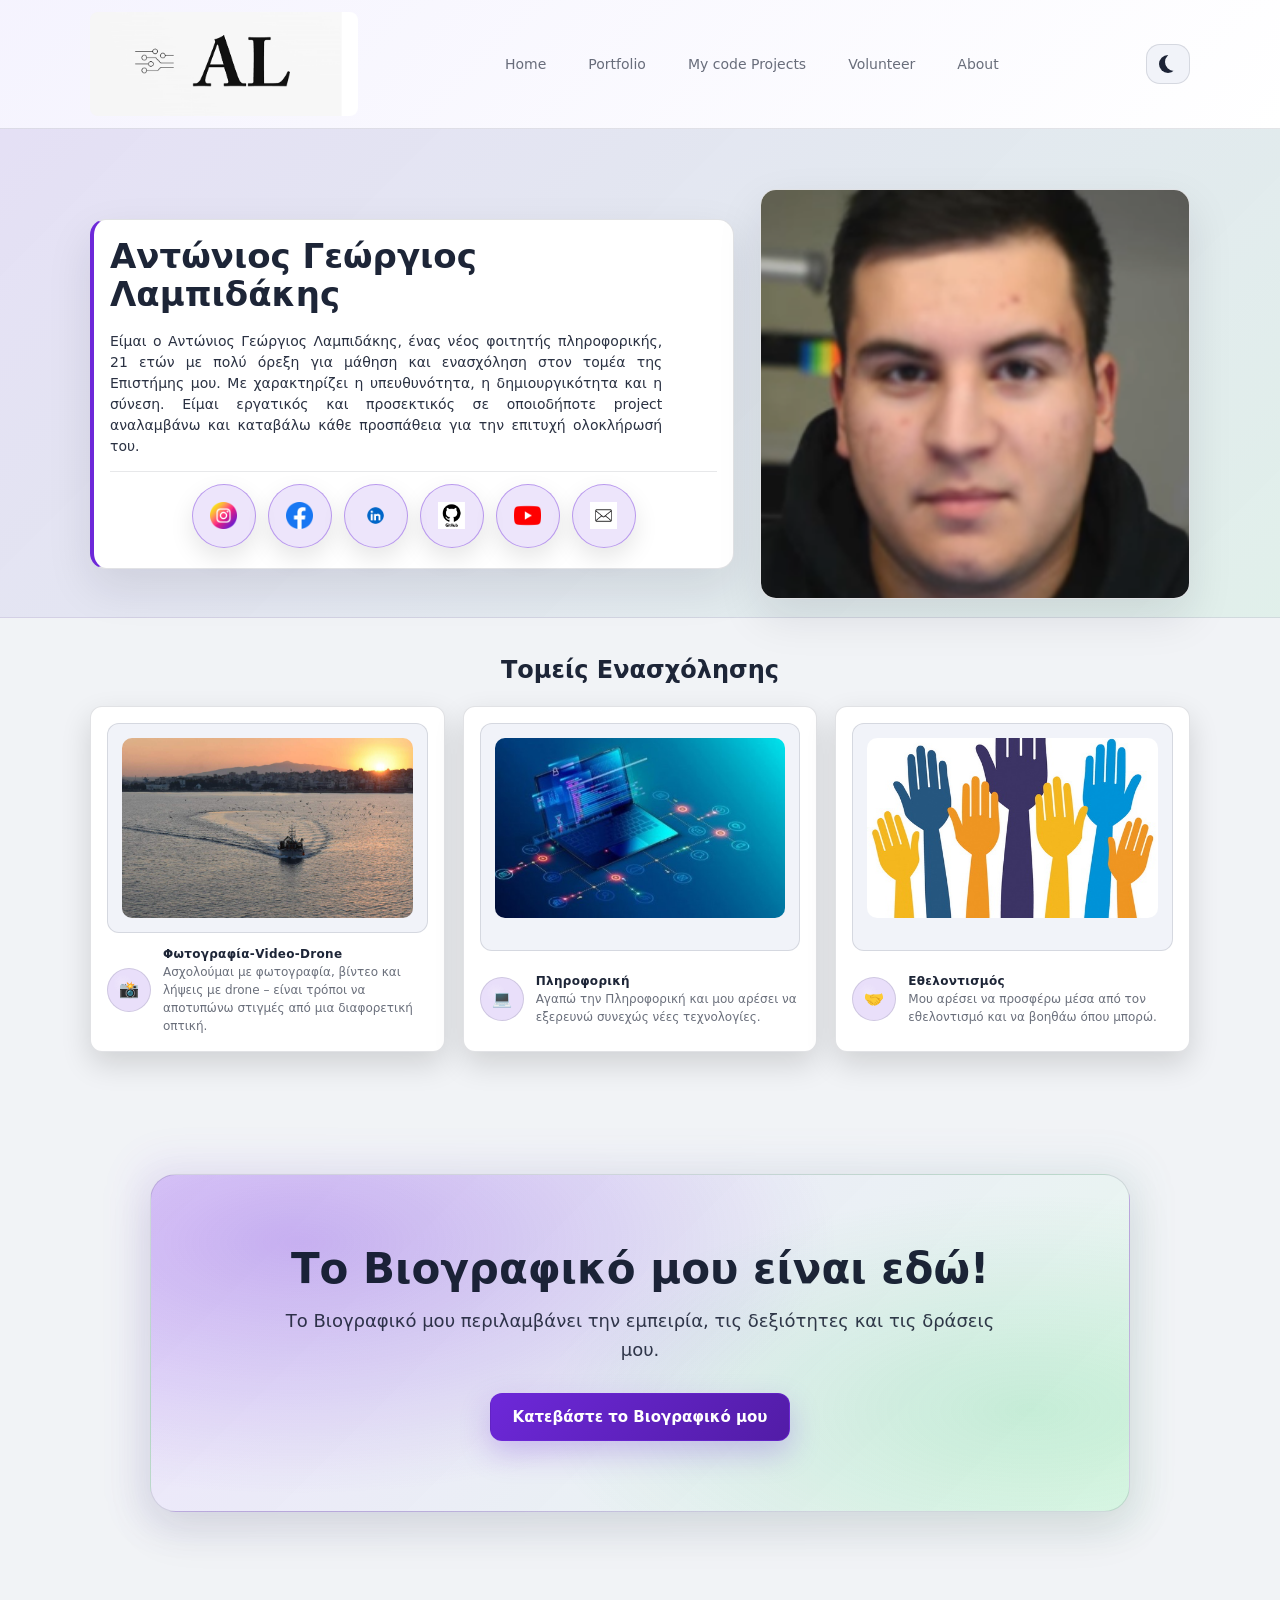
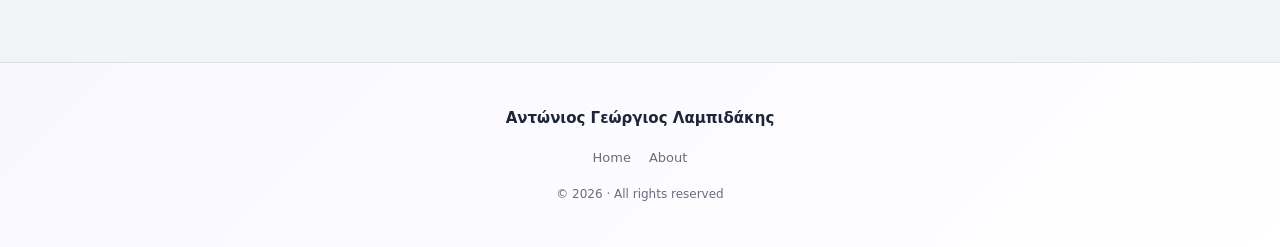
<file: index.html>
<!doctype html>
<html lang="el">

  <head>
    <meta charset="UTF-8" />
    <meta name="viewport" content="width=device-width, initial-scale=1.0" />
    <title>Antony Lampidakis</title>
    <link rel="icon" type="image/png" href="LOGOAL.png">
    <meta name="description" content="Προσωπικό portfolio του Αντώνιου Γ. Λαμπιδάκη. Φωτογραφία, video, drone, web development και projects πληροφορικής.">
    <html lang="el">

    <link rel="stylesheet" href="styles.css" />
  </head>

  <body>
    <!-- Top Bar -->
    <header class="topbar">
        <div class="container topbar__inner">
            <div class="logo">
            <img src="/Logo.png" alt="Logo" />
            </div>

            <nav class="nav" id="mainNav" aria-label="Main navigation">
            <a href="index.html">Home</a>
            <a href="portfolio.html">Portfolio</a>
            <a href="MycodeProjects.html">My code Projects</a>
            <a href="volunteering.html">Volunteer</a>
            <a href="about.html">About</a>
          </nav>

          <!-- ✅ Hamburger (μόνο mobile) -->
          <button class="menu-btn" id="menuBtn" type="button"
                  aria-label="Open menu" aria-expanded="false" aria-controls="mobileMenu">
            <span></span><span></span><span></span>
          </button>

          <!-- ✅ Mobile dropdown menu -->
          <nav class="mobile-menu" id="mobileMenu" aria-label="Mobile navigation">
            <a href="index.html">Home</a>
            <a href="portfolio.html">Portfolio</a>
            <a href="MycodeProjects.html">My code Projects</a>
            <a href="volunteering.html">Volunteer</a>
            <a href="about.html">About</a>
          </nav>


            <button class="theme-btn" id="themeBtn" type="button" aria-label="Toggle theme">
            <span class="icon icon-moon" aria-hidden="true"></span>
            <span class="icon icon-sun" aria-hidden="true"></span>
            </button>
        </div>
    </header>


    <main>
      <!-- HERO -->
     <section id="home" class="hero">
        <div class="container hero__inner">

          <div class="hero__text">
            <h1>Αντώνιος Γεώργιος Λαμπιδάκης</h1>

            <p style="text-align: justify;">
              Είμαι ο Αντώνιος Γεώργιος Λαμπιδάκης, ένας νέος φοιτητής πληροφορικής, 21 ετών
              με πολύ όρεξη για μάθηση και ενασχόληση στον τομέα της Επιστήμης μου. Με
              χαρακτηρίζει η υπευθυνότητα, η δημιουργικότητα και η σύνεση. Είμαι εργατικός
              και προσεκτικός σε οποιοδήποτε project αναλαμβάνω και καταβάλω κάθε προσπάθεια
              για την επιτυχή ολοκλήρωσή του.
            </p>


            <div class="hero__socials">
              <a href="https://www.instagram.com/antonislampidakis/" target="_blank" aria-label="Instagram"> <img src="/instagram.png" alt="Instagram"></a>
              <a href="https://www.facebook.com/antonylampidakis" target="_blank" aria-label="Facebook"> <img src="/facebook.png" alt="Instagram"></a>
              <a href="https://www.linkedin.com/in/%CE%B1%CE%BD%CF%84%CF%8E%CE%BD%CE%B7%CF%82-%CE%BB%CE%B1%CE%BC%CF%80%CE%B9%CE%B4%CE%B1%CE%BA%CE%B7%CF%82-99b71a249/" target="_blank" aria-label="LinkedIn"><img src="/linkedin-logo.webp" alt="Instagram"></a>
              <a href="https://github.com/antonylampidakis" target="_blank" aria-label="GitHub"><img src="/github-logo.jpg" alt="Instagram"></a>
              <a href="https://www.youtube.com/@antony_lampidakis" target="_blank" aria-label="Youtube"><img src="/youtube.png" alt="Youtube"></a>
              <a href="mailto:antonylampidakis@gmail.com" aria-label="Email"><img src="/email.jpg" alt="email"></a>


            </div>
          </div>

          <div class="hero__media" aria-label="Hero image placeholder">
            <div class="myimage">
              <img src="/image.png" alt="Aerial Ridge" />
            </div>
          </div>

        </div>
      </section>


      <!-- INTERESTS / SECTIONS -->
      <section class="section testimonials">
        <div class="container">
          <h2 class="section__title">Τομείς Ενασχόλησης</h2>

          <div class="testimonials__grid">

            <a class="card t-card t-card--link" href="portfolio.html">
              <div class="t-card__quote">
                <img class="t-card__image" src="/image1.jpeg" alt="Φωτογραφία-Video-Drone" />
              </div>
              <div class="t-card__person">
                <div class="avatar">📸</div>
                <div>
                  <div class="name">Φωτογραφία-Video-Drone</div>
                  <div class="role">
                    Ασχολούμαι με φωτογραφία, βίντεο και λήψεις με drone – είναι τρόποι να αποτυπώνω στιγμές από μια διαφορετική οπτική.
                  </div>
                </div>
              </div>
            </a>

            <a class="card t-card t-card--link" href="MycodeProjects.html">
              <div class="t-card__quote">
                <img class="t-card__image" src="/image2.jpg" alt="Πληροφορική" />
              </div>
              <div class="t-card__person">
                <div class="avatar">💻</div>
                <div>
                  <div class="name">Πληροφορική</div>
                  <div class="role">
                    Αγαπώ την Πληροφορική και μου αρέσει να εξερευνώ συνεχώς νέες τεχνολογίες.
                  </div>
                </div>
              </div>
            </a>

            <a class="card t-card t-card--link" href="volunteering.html">
              <div class="t-card__quote">
                <img class="t-card__image" src="/image3.jpg" alt="Εθελοντισμός" />
              </div>
              <div class="t-card__person">
                <div class="avatar">🤝</div>
                <div>
                  <div class="name">Εθελοντισμός</div>
                  <div class="role">
                    Μου αρέσει να προσφέρω μέσα από τον εθελοντισμό και να βοηθάω όπου μπορώ.
                  </div>
                </div>
              </div>
            </a>

          </div>
        </div>
      </section>


     <!-- CV / CTA Section -->
      <section class="cv-cta">
        <div class="cv-cta__inner">
          <h2>Το Βιογραφικό μου είναι εδώ!</h2>
          <p>
            Το Βιογραφικό μου περιλαμβάνει την εμπειρία, τις δεξιότητες και τις δράσεις μου.
           
          </p>

   
          <a class="cv-cta__btn" href="Βιογραφικο.pdf" download>Κατεβάστε το Βιογραφικό μου</a>
        </div>
      </section>

    </main>

    <script>
       // Theme toggle (ONE listener only)
        const themeBtn = document.getElementById("themeBtn");

        themeBtn.addEventListener("click", () => {
          document.body.classList.toggle("dark");
        });

      // Mobile menu toggle
      const menuBtn = document.getElementById("menuBtn");
      const mobileMenu = document.getElementById("mobileMenu");

      menuBtn.addEventListener("click", () => {
        const isOpen = mobileMenu.classList.toggle("is-open");
        menuBtn.classList.toggle("is-open", isOpen);
        menuBtn.setAttribute("aria-expanded", isOpen ? "true" : "false");
      });

      // Close menu when clicking a link
      mobileMenu.querySelectorAll("a").forEach(a => {
        a.addEventListener("click", () => {
          mobileMenu.classList.remove("is-open");
          menuBtn.classList.remove("is-open");
          menuBtn.setAttribute("aria-expanded", "false");
        });
      });
    </script>

  
    <footer class="site-footer">
      <div class="footer-inner">

        <div class="footer-brand">
          <strong>Αντώνιος Γεώργιος Λαμπιδάκης</strong>
         
        </div>

        <nav class="footer-nav">
          <a href="index.html">Home</a>
          <a href="about.html">About</a>
        </nav>

        <div class="footer-copy">
          © 2026 · All rights reserved
        </div>

      </div>
    </footer>

  </body>

</html>
</file>
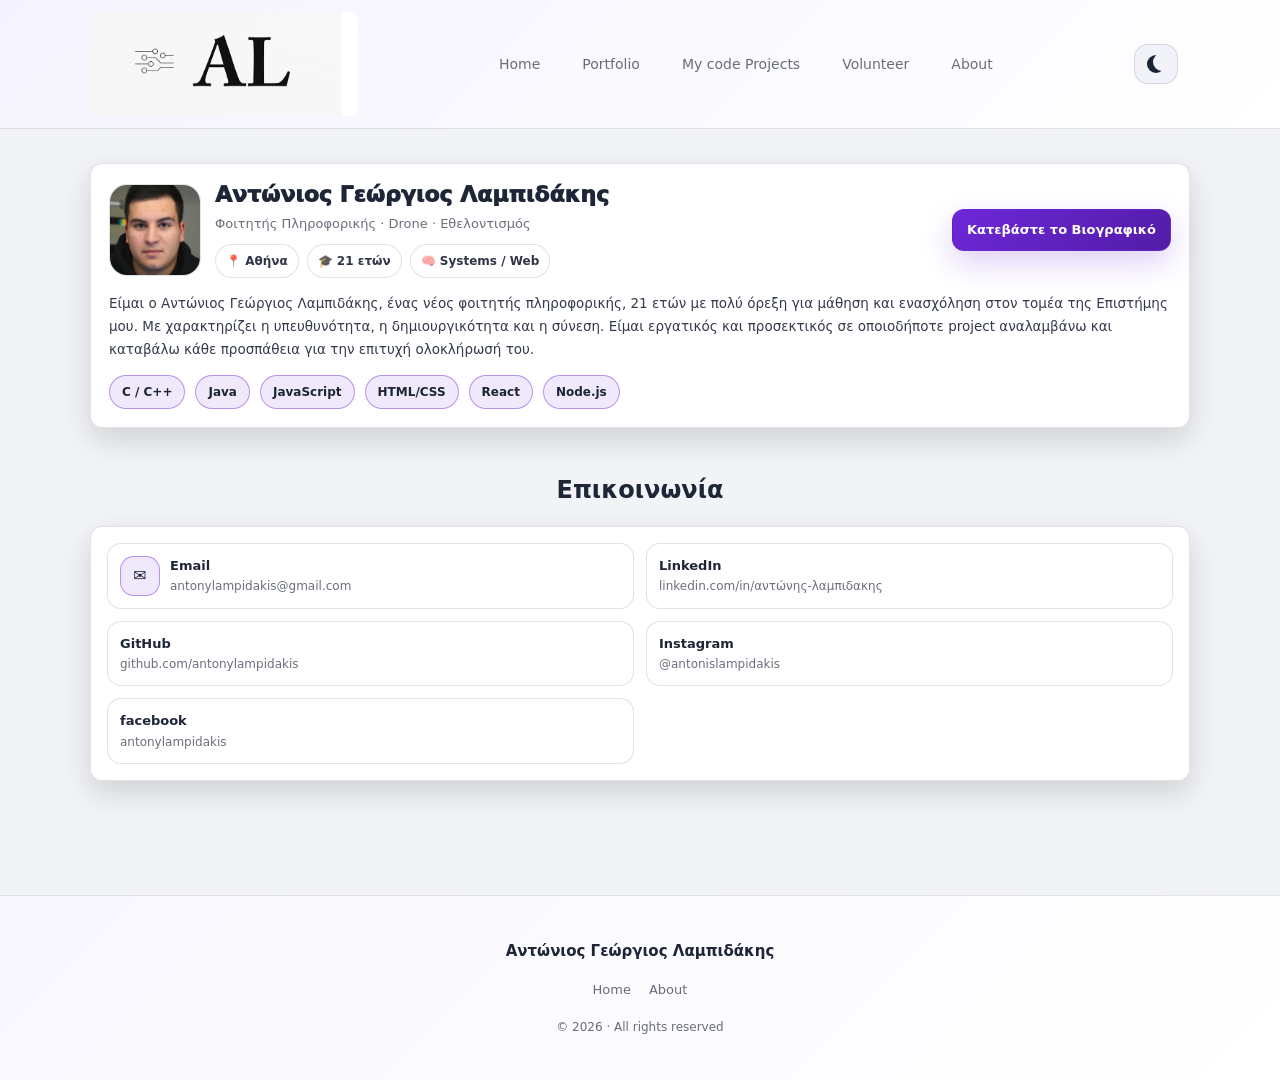
<file: about.html>
<!doctype html>
<html lang="el">
<head>
  <meta charset="UTF-8" />
  <meta name="viewport" content="width=device-width, initial-scale=1.0" />
  <title>About</title>
  <link rel="stylesheet" href="about.css" />
</head>

<body>
  <!-- Top Bar -->
  <header class="topbar">
    <div class="container topbar__inner">
      <div class="logo">
        <img src="/Logo.png" alt="Logo" />
      </div>

      <!-- Desktop nav -->
      <nav class="nav" id="mainNav" aria-label="Main navigation">
        <a href="index.html">Home</a>
        <a href="portfolio.html">Portfolio</a>
        <a href="MycodeProjects.html">My code Projects</a>
        <a href="volunteering.html">Volunteer</a>
        <a href="about.html" aria-current="page">About</a>
      </nav>

      <!-- Theme -->
      <button class="theme-btn" id="themeBtn" type="button" aria-label="Toggle theme">
        <span class="icon icon-moon" aria-hidden="true"></span>
        <span class="icon icon-sun" aria-hidden="true"></span>
      </button>

      <!-- Hamburger (mobile only) -->
      <button class="menu-btn" id="menuBtn" type="button"
              aria-label="Open menu" aria-expanded="false" aria-controls="mobileMenu">
        <span></span><span></span><span></span>
      </button>

      <!-- Mobile dropdown -->
      <nav class="mobile-menu" id="mobileMenu" aria-label="Mobile navigation">
        <a href="index.html">Home</a>
        <a href="portfolio.html">Portfolio</a>
        <a href="MycodeProjects.html">My code Projects</a>
        <a href="volunteering.html">Volunteer</a>
        <a href="about.html" aria-current="page">About</a>
      </nav>
    </div>
  </header>

  <main>
    <!-- BASIC CV (no special background) -->
    <section class="about">
      <div class="container about__inner">
        <article class="card cv-card">
          <div class="cv-top">
            <div class="cv-avatar">
              <img src="/image.png" alt="Αντώνιος Γεώργιος Λαμπιδάκης" />
            </div>

            <div class="cv-main">
              <h1 class="cv-name">Αντώνιος Γεώργιος Λαμπιδάκης</h1>
              <div class="cv-role">Φοιτητής Πληροφορικής · Drone · Εθελοντισμός</div>

              <div class="cv-meta">
                <span class="meta-pill">📍 Αθήνα</span>
                <span class="meta-pill">🎓 21 ετών</span>
                <span class="meta-pill">🧠 Systems / Web</span>
              </div>
            </div>

            <div class="cv-actions">
              <a class="btn" href="Βιογραφικο.pdf" download>Κατεβάστε το Βιογραφικό</a>
            
            </div>
          </div>

          <p class="cv-text">
            Είμαι ο Αντώνιος Γεώργιος Λαμπιδάκης, ένας νέος φοιτητής πληροφορικής, 21 ετών με πολύ
             όρεξη για μάθηση και ενασχόληση στον τομέα της Επιστήμης μου. Με χαρακτηρίζει η 
             υπευθυνότητα, η δημιουργικότητα και η σύνεση. Είμαι εργατικός και προσεκτικός σε 
             οποιοδήποτε project αναλαμβάνω και καταβάλω κάθε προσπάθεια για την επιτυχή ολοκλήρωσή 
             του.</p>

          <div class="cv-skills" aria-label="Skills">
            <span class="tag">C / C++</span>
            <span class="tag">Java</span>
            <span class="tag">JavaScript</span>
            <span class="tag">HTML/CSS</span>
            <span class="tag">React</span>
            <span class="tag">Node.js</span>
          </div>
        </article>
      </div>
    </section>

    <!-- CONTACT ONLY (no form) -->
    <section class="section">
      <div class="container">
        <h2 class="section__title">Επικοινωνία</h2>

        <div class="card contact-card">
          <div class="contact-links">

            <a class="contact-item" href="mailto:yourmail@example.com">
              <span class="c-ico">✉️</span>
              <span>
                <strong>Email</strong>
                <small>antonylampidakis@gmail.com</small>
              </span>
            </a>

            <a class="contact-item" href="https://www.linkedin.com/in/%CE%B1%CE%BD%CF%84%CF%8E%CE%BD%CE%B7%CF%82-%CE%BB%CE%B1%CE%BC%CF%80%CE%B9%CE%B4%CE%B1%CE%BA%CE%B7%CF%82-99b71a249/" target="_blank" rel="noopener noreferrer">
              <span>
                <strong>LinkedIn</strong>
                <small>linkedin.com/in/αντώνης-λαμπιδακης</small>
              </span>
            </a>

            

           

            <a class="contact-item" href="https://github.com/antonylampidakis" target="_blank" rel="noopener noreferrer">

              <span>
                <strong>GitHub</strong>
                <small>github.com/antonylampidakis</small>
              </span>
            </a>

            <a class="contact-item" href="https://www.instagram.com/antonislampidakis/" target="_blank" rel="noopener noreferrer">

              <span>
                <strong>Instagram</strong>
                <small>@antonislampidakis</small>
              </span>
            </a>

            <a class="contact-item" href="https://www.facebook.com/antonylampidakis" target="_blank" rel="noopener noreferrer">

              <span>
                <strong>facebook</strong>
                <small>antonylampidakis</small>
              </span>
            </a>

          </div>
        </div>

      </div>
    </section>
  </main>

  <footer class="site-footer">
    <div class="footer-inner">
      <div class="footer-brand">
        <strong>Αντώνιος Γεώργιος Λαμπιδάκης</strong>
      </div>

      <nav class="footer-nav">
        <a href="index.html">Home</a>
        <a href="about.html">About</a>
      </nav>

      <div class="footer-copy">© 2026 · All rights reserved</div>
    </div>
  </footer>

  <script>
    // Theme toggle
    const themeBtn = document.getElementById("themeBtn");
    themeBtn.addEventListener("click", () => {
      document.body.classList.toggle("dark");
    });

    // Mobile menu toggle
    const menuBtn = document.getElementById("menuBtn");
    const mobileMenu = document.getElementById("mobileMenu");

    menuBtn.addEventListener("click", () => {
      const isOpen = mobileMenu.classList.toggle("is-open");
      menuBtn.classList.toggle("is-open", isOpen);
      menuBtn.setAttribute("aria-expanded", isOpen ? "true" : "false");
    });

    mobileMenu.querySelectorAll("a").forEach(a => {
      a.addEventListener("click", () => {
        mobileMenu.classList.remove("is-open");
        menuBtn.classList.remove("is-open");
        menuBtn.setAttribute("aria-expanded", "false");
      });
    });
  </script>
</body>
</html>
</file>
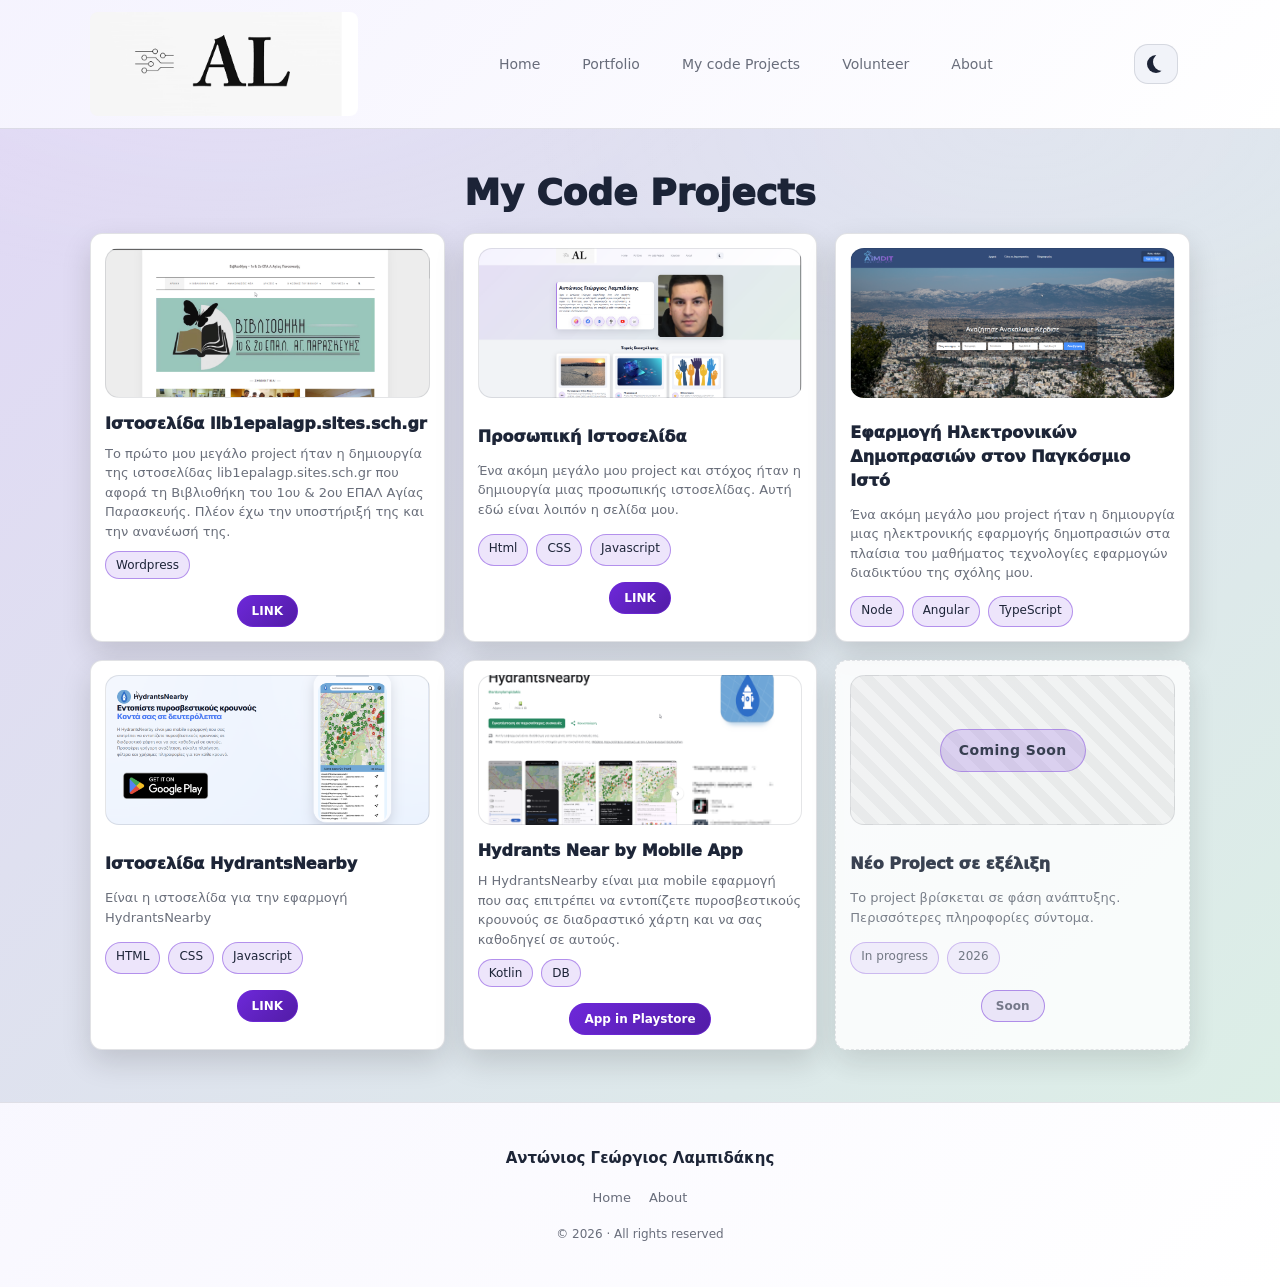
<file: MycodeProjects.html>
<!doctype html>
<html lang="el">
<head>
  <meta charset="UTF-8" />
  <meta name="viewport" content="width=device-width, initial-scale=1.0" />
  <title>My Code Projects</title>
  <link rel="stylesheet" href="MycodeProjects.css" />
</head>

<body>
  <!-- Top Bar -->
  <header class="topbar">
    <div class="container topbar__inner">
      <a class="logo" href="index.html" aria-label="Home">
        <img src="/Logo.png" alt="Logo" />
      </a>

      <!-- Desktop nav -->
      <nav class="nav" id="mainNav" aria-label="Main navigation">
        <a href="index.html">Home</a>
        <a href="portfolio.html">Portfolio</a>
        <a class="is-active" href="MycodeProjects.html">My code Projects</a>
        <a href="volunteering.html">Volunteer</a>
        <a href="about.html">About</a>
      </nav>

      <!-- Theme -->
      <button class="theme-btn" id="themeBtn" type="button" aria-label="Toggle theme">
        <span class="icon icon-moon" aria-hidden="true"></span>
        <span class="icon icon-sun" aria-hidden="true"></span>
      </button>

      <!-- Hamburger (mobile only) -->
      <button class="menu-btn" id="menuBtn" type="button"
              aria-label="Open menu" aria-expanded="false" aria-controls="mobileMenu">
        <span></span><span></span><span></span>
      </button>

      <!-- Mobile dropdown menu -->
      <nav class="mobile-menu" id="mobileMenu" aria-label="Mobile navigation">
        <a href="index.html">Home</a>
        <a href="portfolio.html">Portfolio</a>
        <a class="is-active" href="MycodeProjects.html">My code Projects</a>
        <a href="volunteering.html">Volunteer</a>
        <a href="about.html">About</a>
      </nav>
    </div>
  </header>

  <main>
    <!-- PROJECTS -->
    <section class="projects-page">
      <div class="container">
        <header class="page-head">
          <h1 class="page-title">My Code Projects</h1>
          
        </header>

        <section class="projects">
          <div class="projects__grid">

            <!-- Card 1 -->
            <article class="card project-card">
              <div class="card__thumb" style="background-image:url('Lib1epal.png')"></div>
              <div class="card__body">
                <h3 class="project-title">Ιστοσελίδα lib1epalagp.sites.sch.gr</h3>
                <p class="project-desc">Το πρώτο μου μεγάλο project ήταν η δημιουργία της ιστοσελίδας lib1epalagp.sites.sch.gr που αφορά τη Βιβλιοθήκη του 1ου & 2ου ΕΠΑΛ Αγίας Παρασκευής. Πλέον έχω την υποστήριξή της και την ανανέωσή της.</p>
                <div class="tags">
                  <span class="tag">Wordpress</span>
             
                </div>
              </div>
              <div class="card__actions">
                <a class="pill" href="https://lib1epalagp.sites.sch.gr/" target="_blank" rel="noopener">LINK</a>
                
              </div>
            </article>

            <!-- Card 2 -->
            <article class="card project-card">
              <div class="card__thumb" style="background-image:url('personal.png')"></div>
              <div class="card__body">
                <h3 class="project-title">Προσωπική Ιστοσελίδα </h3>
                <p class="project-desc">Ένα ακόμη μεγάλο μου project και στόχος ήταν η δημιουργία μιας προσωπικής ιστοσελίδας. Αυτή εδώ είναι λοιπόν η σελίδα μου.</p>
                <div class="tags">
                  <span class="tag">Html</span>
                  <span class="tag">CSS</span>
                  <span class="tag">Javascript</span>
                </div>
              </div>
              <div class="card__actions">
                <a class="pill" href="https://lib1epalagp.sites.sch.gr/" target="_blank" rel="noopener">LINK</a>
               
              </div>
            </article>

            <!-- Card 3 -->
            <article class="card project-card">
              <div class="card__thumb" style="background-image:url('AMDIT.png')"></div>
              <div class="card__body">
                <h3 class="project-title">Εφαρμογή Ηλεκτρονικών Δημοπρασιών στον Παγκόσμιο Ιστό</h3>
                <p class="project-desc">Ένα ακόμη μεγάλο μου project ήταν η δημιουργία μιας ηλεκτρονικής εφαρμογής δημοπρασιών στα πλαίσια του μαθήματος τεχνολογίες εφαρμογών διαδικτύου της σχόλης μου.</p>
                <div class="tags">
                  <span class="tag">Node</span>
                  <span class="tag">Angular</span>
                  <span class="tag">TypeScript</span>
                </div>
              </div>

            </article>

            <!-- Card 4 -->
            <article class="card project-card">
              <div class="card__thumb" style="background-image:url('hydrantssite.png')"></div>
              <div class="card__body">
                <h3 class="project-title">Ιστοσελίδα HydrantsNearby </h3>
                <p class="project-desc">Είναι η ιστοσελίδα για την εφαρμογή HydrantsNearby </p>
                <div class="tags">
                  <span class="tag">HTML</span>
                  <span class="tag">CSS</span>
                  <span class="tag">Javascript</span>
                </div>
              </div>
              <div class="card__actions">
                <a class="pill" href="https://www.hydrantsnearby.gr/" target="_blank" rel="noopener">LINK</a>

              </div>
            </article>

            <!-- Card 5 -->
            <article class="card project-card">
              <div class="card__thumb" style="background-image:url('hydrantasplay.png')"></div>
              <div class="card__body">
                <h3 class="project-title">Hydrants Near by Mobile App</h3>
                <p class="project-desc">Η HydrantsNearby είναι μια mobile εφαρμογή που σας επιτρέπει να εντοπίζετε πυροσβεστικούς κρουνούς σε διαδραστικό χάρτη και να σας καθοδηγεί σε αυτούς.</p>
                <div class="tags">
                  <span class="tag">Kotlin</span>
                  <span class="tag">DB</span>
                </div>
              </div>
              <div class="card__actions">
                <a class="pill" href="https://play.google.com/store/apps/details?id=com.antonymapidakis.hydrantsnearby" target="_blank" rel="noopener">App in Playstore</a>
                
              </div>
            </article>

            <!-- Card 6 -->
            <article class="card project-card project-card--soon">
              <div class="card__thumb card__thumb--soon">
                <span class="soon-badge">Coming Soon</span>
              </div>

              <div class="card__body">
                <h3 class="project-title">Νέο Project σε εξέλιξη</h3>
                <p class="project-desc">
                  Το project βρίσκεται σε φάση ανάπτυξης. Περισσότερες πληροφορίες σύντομα.
                </p>

                <div class="tags">
                  <span class="tag tag--muted">In progress</span>
                  <span class="tag tag--muted">2026</span>
                </div>
              </div>

              <div class="card__actions">
                <span class="pill pill--disabled">Soon</span>
              </div>
            </article>


          </div>

          
        </section>
      </div>
    </section>
  </main>

  <footer class="site-footer">
    <div class="footer-inner">
      <div class="footer-brand">
        <strong>Αντώνιος Γεώργιος Λαμπιδάκης</strong>
        
      </div>

      <nav class="footer-nav">
        <a href="index.html">Home</a>
        <a href="about.html">About</a>
      </nav>

      <div class="footer-copy">© 2026 · All rights reserved</div>
    </div>
  </footer>

  <script>
    // Theme toggle
    const themeBtn = document.getElementById("themeBtn");
    themeBtn.addEventListener("click", () => {
      document.body.classList.toggle("dark");
    });

    // Mobile menu toggle
    const menuBtn = document.getElementById("menuBtn");
    const mobileMenu = document.getElementById("mobileMenu");

    menuBtn.addEventListener("click", () => {
      const isOpen = mobileMenu.classList.toggle("is-open");
      menuBtn.classList.toggle("is-open", isOpen);
      menuBtn.setAttribute("aria-expanded", isOpen ? "true" : "false");
    });

    // Close menu when clicking a link
    mobileMenu.querySelectorAll("a").forEach(a => {
      a.addEventListener("click", () => {
        mobileMenu.classList.remove("is-open");
        menuBtn.classList.remove("is-open");
        menuBtn.setAttribute("aria-expanded", "false");
      });
    });
  </script>
</body>
</html>
</file>
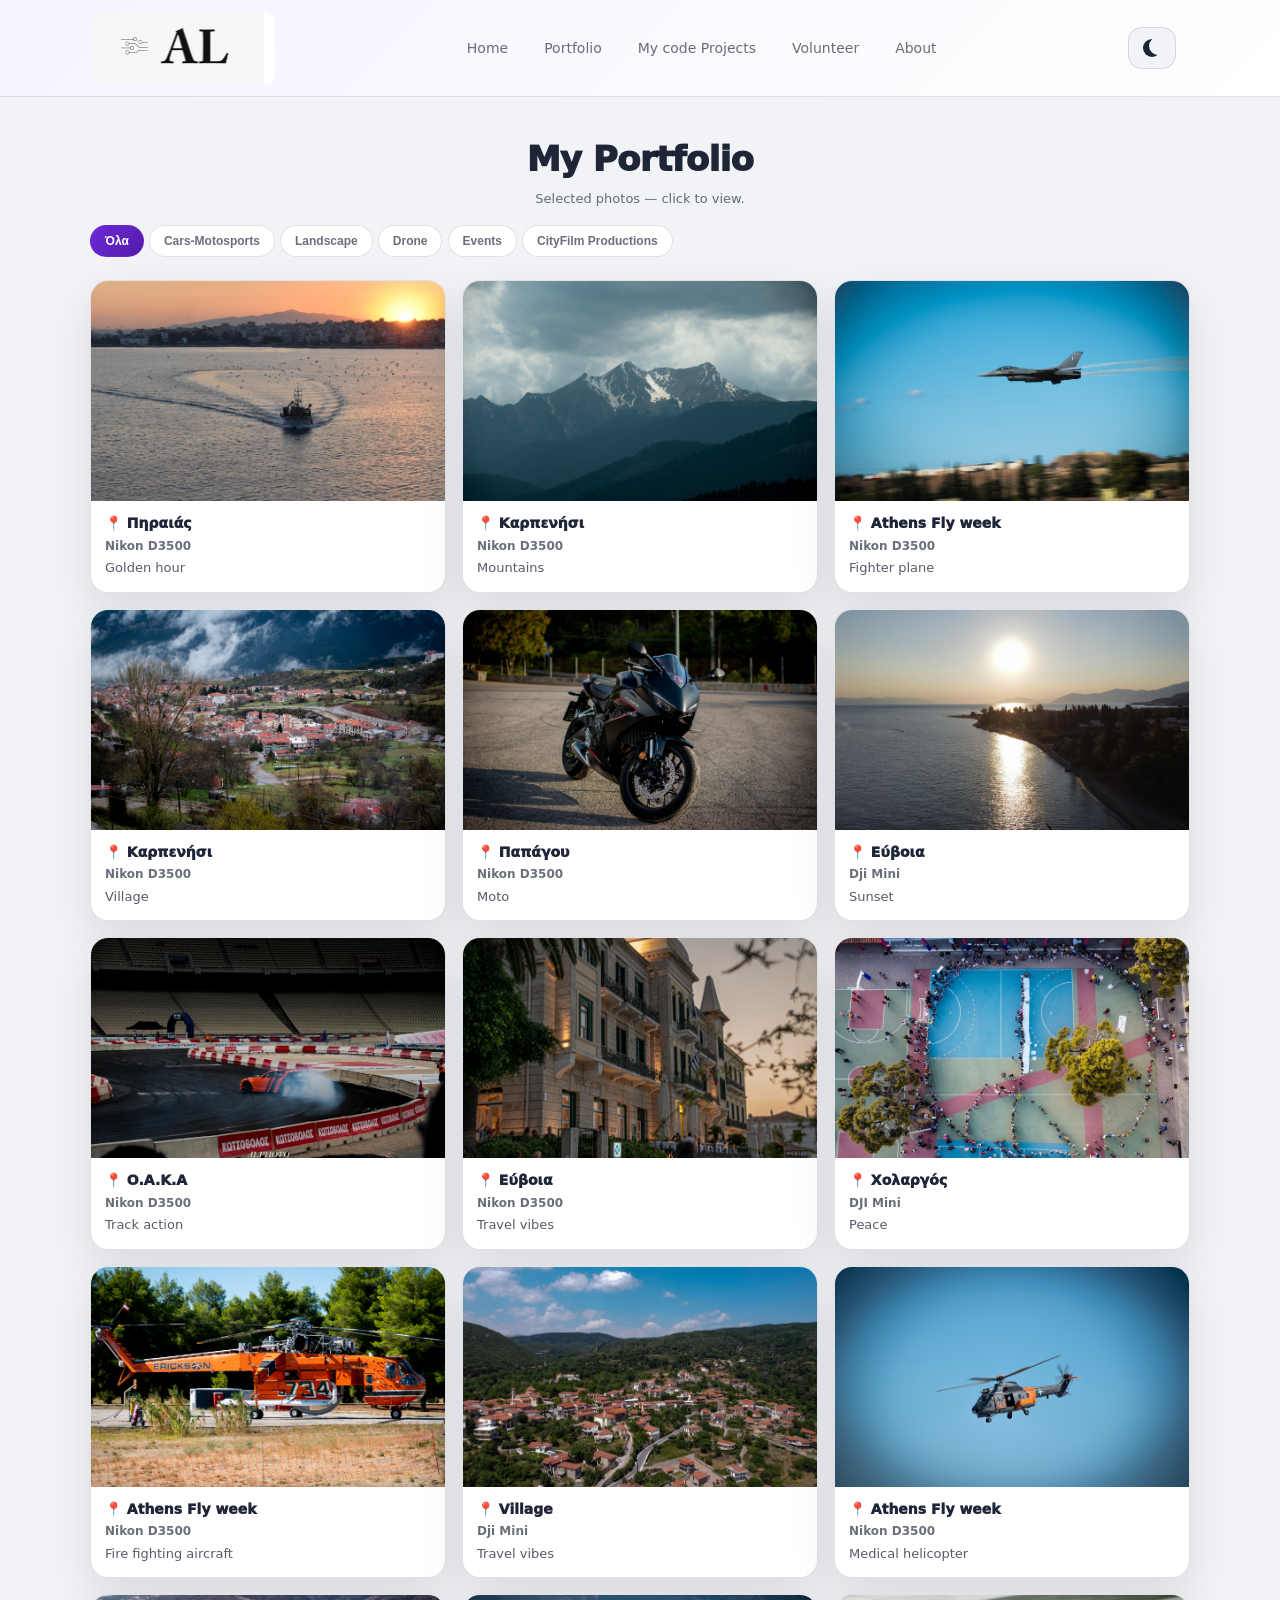
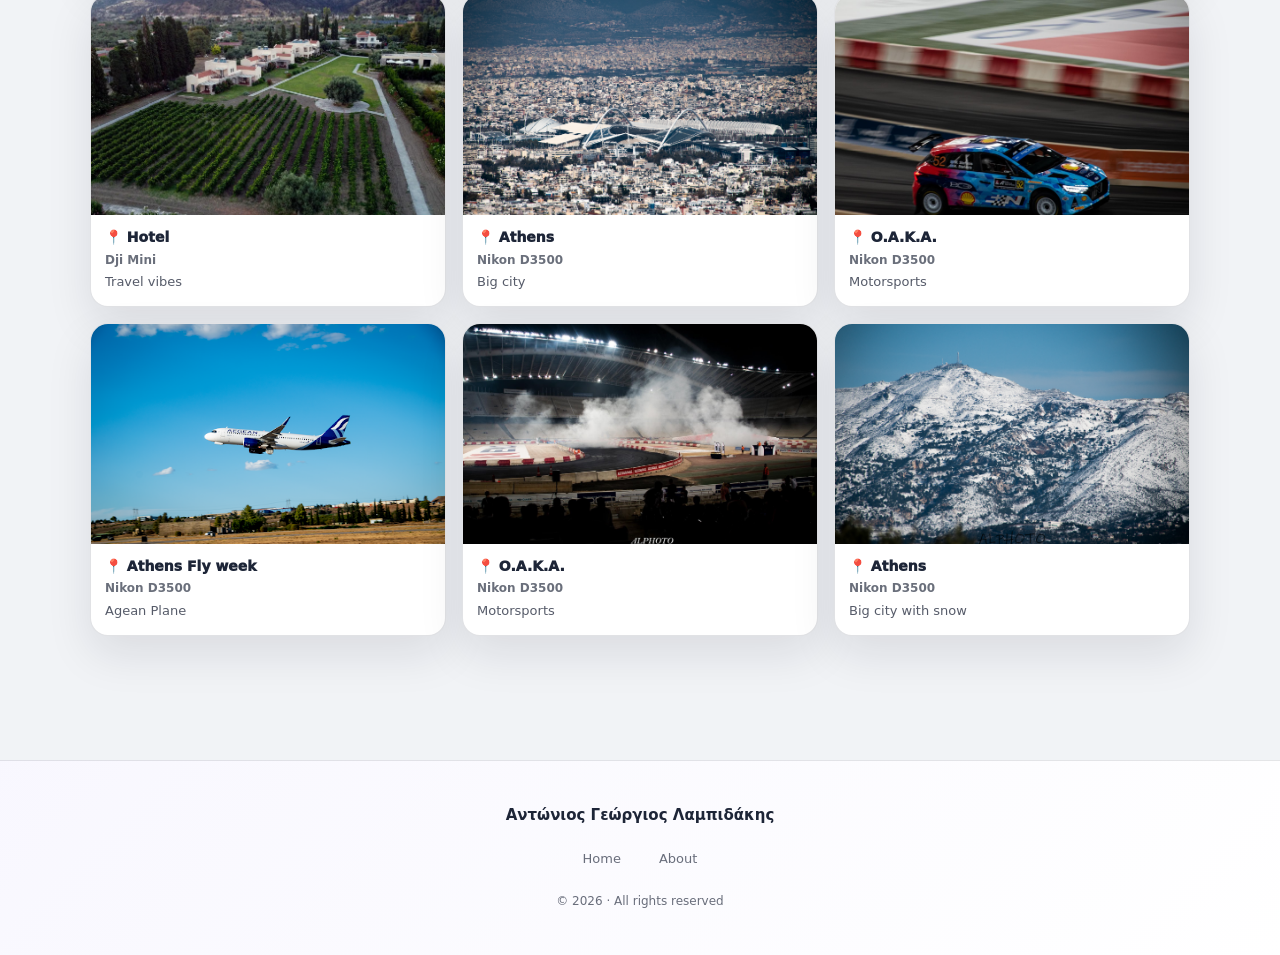
<file: portfolio.html>
<!doctype html>
<html lang="el">
<head>
  <meta charset="UTF-8" />
  <meta name="viewport" content="width=device-width, initial-scale=1.0" />
  <title>Portfolio — Photos</title>
  <link rel="stylesheet" href="portfolio.css" />
</head>

<body>
    
  <!-- Top Bar -->
    <header class="topbar">
        <div class="container topbar__inner">
            <div class="logo">
            <img src="/Logo.png" alt="Logo" />
            </div>

            <nav class="nav" id="mainNav" aria-label="Main navigation">
            <a href="index.html">Home</a>
            <a href="portfolio.html">Portfolio</a>
            <a href="MycodeProjects.html">My code Projects</a>
            <a href="volunteering.html">Volunteer</a>
            <a href="about.html">About</a>
          </nav>

          <!-- ✅ Hamburger (μόνο mobile) -->
          <button class="menu-btn" id="menuBtn" type="button"
                  aria-label="Open menu" aria-expanded="false" aria-controls="mobileMenu">
            <span></span><span></span><span></span>
          </button>

          <!-- ✅ Mobile dropdown menu -->
          <nav class="mobile-menu" id="mobileMenu" aria-label="Mobile navigation">
            <a href="index.html">Home</a>
            <a href="portfolio.html">Portfolio</a>
            <a href="MycodeProjects.html">My code Projects</a>
            <a href="volunteering.html">Volunteer</a>
            <a href="about.html">About</a>
          </nav>


            <button class="theme-btn" id="themeBtn" type="button" aria-label="Toggle theme">
            <span class="icon icon-moon" aria-hidden="true"></span>
            <span class="icon icon-sun" aria-hidden="true"></span>
            </button>
        </div>
    </header>

  <main class="page">
    <section class="container">
      <h1 class="title">Μy Portfolio</h1>
      <p class="subtitle">Selected photos — click to view.</p>

      <!-- Filters κάτω από τον τίτλο -->
      <div class="filters" role="tablist" aria-label="Portfolio filters">

        <button class="tab is-active" type="button" data-filter="all">Όλα</button>
        <button class="tab" type="button" data-filter="cars">Cars-Motosports</button>
        <button class="tab" type="button" data-filter="landscape">Landscape</button>
        <button class="tab" type="button" data-filter="drone">Drone</button>
        <button class="tab" type="button" data-filter="events">Events</button>
        <button class="tab" type="button" data-filter="cityfilm">CityFilm Productions</button>

      </div>

      <br>
      
      <!-- CityFilm Productions section (κρυφό by default) -->
      <section class="cityfilm" id="cityfilmSection" hidden>
        <div class="cityfilm__card">
          <h2 class="cityfilm__title">CityFilm Productions</h2>

          <p class="cityfilm__text">
            - cityfilm.gr
          </p>

          <div class="cityfilm__videos" aria-label="CityFilm videos">
            <!-- ✅ YouTube embed: βάλε το VIDEO_ID -->
          <div class="yt">
            <iframe
              src="https://www.youtube.com/embed/Jmo4Ul89meQ"
              title="CityFilm video 1"
              frameborder="0"
              allow="accelerometer; autoplay; clipboard-write; encrypted-media; gyroscope; picture-in-picture; web-share"
              allowfullscreen>
            </iframe>
          </div>

          <div class="yt">
            <iframe
              src="https://www.youtube.com/embed/IpW1g3Hgf6A"
              title="CityFilm video 2"
              frameborder="0"
              allow="accelerometer; autoplay; clipboard-write; encrypted-media; gyroscope; picture-in-picture; web-share"
              allowfullscreen>
            </iframe>
          </div>

          </div>

          <div class="cityfilm__gallery" aria-label="CityFilm images">
            <!-- Βάλε δικές σου εικόνες -->
            <img src="cityfilm_logo.png" alt="CityFilm still 1">
            <img src="imagecityfilm.jpg" alt="CityFilm still 2">
            <img src="cityfilm1.jpg" alt="CityFilm still 3">
            <img src="cityfilm2.jpg" alt="CityFilm still 4">
          </div>
        </div>
      </section>


      <!-- Gallery Grid -->
      <section class="grid" id="grid" aria-label="Photo grid">
        <!-- Photo Card -->

        <figure class="photo" data-cat="landscape">
          <button class="photo__btn" type="button"
                  data-full="bestphoto_1.JPG"
                  data-title="Golden hour"
                  data-desc="📍 Πηραιάς · Nikon D3500">
           <img src="bestphoto_1.JPG" alt="Aerial Ridge">

          </button>
          <figcaption class="cap">
            <div class="cap__title">📍 Πηραιάς</div>
            <div class="cap__meta">Nikon D3500 </div>
            <div class="cap__desc">Golden hour</div>
          </figcaption>
        </figure>

        <figure class="photo" data-cat="landscape">
          <button class="photo__btn" type="button"
                  data-full="bestphoto_2.JPG"
                  data-title="Mountains"
                  data-desc="📍 Καρπενήσι · Nikon D3500">
            <img src="bestphoto_2.JPG" alt="City Geometry" />
          </button>
          <figcaption class="cap">
            <div class="cap__title">📍 Καρπενήσι</div>
            <div class="cap__meta">Nikon D3500</div>
            <div class="cap__desc">Mountains</div>
          </figcaption>
        </figure>

        <figure class="photo" data-cat="events">
          <button class="photo__btn" type="button"
                  data-full="bestphoto_3.JPG"
                  data-title="Fighter plane"
                  data-desc="📍 Athens Fly week · Nikon D3500">
            <img src="bestphoto_3.JPG" alt="Forest Light" />
          </button>
          <figcaption class="cap">
            <div class="cap__title">📍 Athens Fly week</div>
            <div class="cap__meta">Nikon D3500</div>
            <div class="cap__desc">Fighter plane</div>
          </figcaption>
        </figure>

        <figure class="photo" data-cat="landscape">
          <button class="photo__btn" type="button"
                  data-full="bestphoto_4.JPG"
                  data-title="Village"
                  data-desc="📍 Καρπενήσι · Nikon D3500">
            <img src="bestphoto_4.JPG" alt="On the Field" />
          </button>
          <figcaption class="cap">
            <div class="cap__title">📍 Καρπενήσι</div>
            <div class="cap__meta">Nikon D3500</div>
            <div class="cap__desc">Village</div>
          </figcaption>
        </figure>

        <figure class="photo" data-cat="cars">
          <button class="photo__btn" type="button"
                  data-full="bestphoto_5.JPG"
                  data-title="Μoto"
                  data-desc="📍 Παπάγου · Nikon D3500">
            <img src="bestphoto_5.JPG" alt="Coastline" />
          </button>
          <figcaption class="cap">
            <div class="cap__title">📍 Παπάγου</div>
            <div class="cap__meta">Nikon D3500</div>
            <div class="cap__desc">Μoto</div>
          </figcaption>
        </figure>

        <figure class="photo" data-cat="drone">
          <button class="photo__btn" type="button"
                  data-full="bestphoto_6.JPG"
                  data-title="Sunset"
                  data-desc="📍 Eύβοια · Dji Mini">
            <img src="bestphoto_6.JPG" alt="Street Contrast" />
          </button>
          <figcaption class="cap">
            <div class="cap__title">📍 Eύβοια</div>
            <div class="cap__meta">Dji Mini</div>
            <div class="cap__desc">Sunset</div>
          </figcaption>
        </figure>

        <figure class="photo" data-cat="cars" data-tags="motorsport,track,speed">
          <button class="photo__btn" type="button"
            data-full="unnamed (1).jpg"
            data-title="Track action"
            data-desc="📍 O.A.K.A · Nikon D3500">
            <img src="unnamed (1).jpg" alt="Motorsport on track" />
          </button>
          <figcaption class="cap">
            <div class="cap__title">📍 O.A.K.A</div>
            <div class="cap__meta">Nikon D3500</div>
            <div class="cap__desc">Track action</div>
          </figcaption>
        </figure>

        <figure class="photo" data-cat="landscape" data-tags="city,street,travel">
          <button class="photo__btn" type="button"
            data-full="unnamed (1).png"
            data-title="Travel vibes"
            data-desc="📍 Eύβοια · Nikon D3500">
            <img src="unnamed (1).png" alt="City street scene" />
          </button>
          <figcaption class="cap">
            <div class="cap__title">📍 Eύβοια</div>
            <div class="cap__meta">Nikon D3500</div>
            <div class="cap__desc">Travel vibes</div>
          </figcaption>
        </figure>

        <figure class="photo" data-cat="drone" data-tags="color,festival,people">
          <button class="photo__btn" type="button"
            data-full="unnamed (2).jpg"
            data-title="Peace"
            data-desc="📍 Χολαργός · DJI Mini">
            <img src="unnamed (2).jpg" alt="Colorful event moment" />
          </button>
          <figcaption class="cap">
            <div class="cap__title">📍 Χολαργός</div>
            <div class="cap__meta">DJI Mini</div>
            <div class="cap__desc">Peace</div>
          </figcaption>
        </figure>

        <figure class="photo" data-cat="events" data-tags="sunset,travel,scenery">
          <button class="photo__btn" type="button"
            data-full="unnamed (2).png"
            data-title="Fire fighting aircraft"
            data-desc="📍 Athens Fly week · Nikon D3500">
            <img src="unnamed (2).png" alt="Sunset travel photo" />
          </button>
          <figcaption class="cap">
            <div class="cap__title">📍 Athens Fly week</div>
            <div class="cap__meta">Nikon D3500</div>
            <div class="cap__desc">Fire fighting aircraft</div>
          </figcaption>
        </figure>

        <figure class="photo" data-cat="landscape" data-tags="mountains,city,view">
          <button class="photo__btn" type="button"
            data-full="unnamed (3).jpg"
            data-title="Travel vibes"
            data-desc="📍 Village · Dji Mini">
            <img src="unnamed (3).jpg" alt="Landscape view over hills" />
          </button>
          <figcaption class="cap">
            <div class="cap__title">📍 Village</div>
            <div class="cap__meta">Dji Mini</div>
            <div class="cap__desc">Travel vibes</div>
          </figcaption>
        </figure>

        <figure class="photo" data-cat="events" data-tags="drone,sky,minimal">
          <button class="photo__btn" type="button"
            data-full="unnamed (3).png"
            data-title="Medical helicopter"
            data-desc="📍 Athens Fly week · Nikon D3500">
            <img src="unnamed (3).png" alt="Drone flying in the sky" />
          </button>
          <figcaption class="cap">
            <div class="cap__title">📍 Athens Fly week</div>
            <div class="cap__meta">Nikon D3500</div>
            <div class="cap__desc">Medical helicopter</div>
          </figcaption>
        </figure>

        <figure class="photo" data-cat="drone" data-tags="aerial,fields,patterns">
          <button class="photo__btn" type="button"
            data-full="unnamed (4).jpg"
            data-title="Travel vibes"
            data-desc="📍 Hotel · Dji Mini">
            <img src="unnamed (4).jpg" alt="Aerial view of fields" />
          </button>
          <figcaption class="cap">
            <div class="cap__title">📍 Hotel</div>
            <div class="cap__meta">Dji Mini</div>
            <div class="cap__desc">Travel vibes</div>
          </figcaption>
        </figure>

        <figure class="photo" data-cat="landscape" data-tags="coast,city,panorama">
          <button class="photo__btn" type="button"
            data-full="unnamed (5).png"
            data-title="Big city"
            data-desc="📍 Athens· Nikon D3500">
            <img src="unnamed (5).png" alt="Panoramic landscape view" />
          </button>
          <figcaption class="cap">
            <div class="cap__title">📍 Athens</div>
            <div class="cap__meta">Nikon D3500</div>
            <div class="cap__desc">Big city</div>
          </figcaption>
        </figure>

        <figure class="photo" data-cat="cars" data-tags="car,track,action">
          <button class="photo__btn" type="button"
            data-full="unnamed (6).jpg"
            data-title="Motorsports"
            data-desc="📍 O.A.K.A. · Nikon D3500">
            <img src="unnamed (6).jpg" alt="Car racing on track" />
          </button>
          <figcaption class="cap">
            <div class="cap__title">📍 O.A.K.A.</div>
            <div class="cap__meta">Nikon D3500</div>
            <div class="cap__desc">Motorsports</div>
          </figcaption>
        </figure>

        <figure class="photo" data-cat="events" data-tags="car,corner,street">
          <button class="photo__btn" type="button"
            data-full="unnamed (6).png"
            data-title="Agean Plane"
            data-desc="📍 Athens Fly week · Nikon D3500">
            <img src="unnamed (6).png" alt="Car taking a corner" />
          </button>
          <figcaption class="cap">
            <div class="cap__title">📍 Athens Fly week</div>
            <div class="cap__meta">Nikon D3500</div>
            <div class="cap__desc">Agean Plane</div>
          </figcaption>
        </figure>

        <figure class="photo" data-cat="events" data-tags="smoke,show,night">
          <button class="photo__btn" type="button"
            data-full="unnamed (7).jpg"
            data-title="Motorsports"
            data-desc="📍 O.A.K.A. · Nikon D3500">
            <img src="unnamed (7).jpg" alt="Night event with smoke" />
          </button>
          <figcaption class="cap">
            <div class="cap__title">📍 O.A.K.A.</div>
            <div class="cap__meta">Nikon D3500</div>
            <div class="cap__desc">Motorsports</div>
          </figcaption>
        </figure>

        <figure class="photo" data-cat="landscape" data-tags="mountain,snow,nature">
          <button class="photo__btn" type="button"
            data-full="unnamed (7).png"
            data-title="Big city with snow"
            data-desc="📍 Athens · Nikon D3500">
            <img src="unnamed (7).png" alt="Snowy mountain peak" />
          </button>
          <figcaption class="cap">
            <div class="cap__title">📍 Athens</div>
            <div class="cap__meta">Nikon D3500</div>
            <div class="cap__desc">Big city with snow</div>
          </figcaption>
        </figure>


      </section>
    </section>
  </main>

  <!-- Lightbox -->
  <div class="lightbox" id="lightbox" aria-hidden="true">
    <div class="lightbox__overlay" data-close="1"></div>

    <div class="lightbox__panel" role="dialog" aria-modal="true" aria-label="Image viewer">
      <button class="lb-close" type="button" aria-label="Close" data-close="1">✕</button>
      <img class="lb-img" id="lbImg" alt="" />
      <div class="lb-meta">
        <div class="lb-title" id="lbTitle"></div>
        <div class="lb-desc" id="lbDesc"></div>
      </div>
    </div>
  </div>

  <script>

      // Tabs filter + CityFilm section toggle
      const tabs = document.querySelectorAll(".tab");
      const photos = document.querySelectorAll(".photo");
      const grid = document.getElementById("grid");
      const cityfilmSection = document.getElementById("cityfilmSection");

      tabs.forEach(tab => {
        tab.addEventListener("click", () => {
          tabs.forEach(t => t.classList.remove("is-active"));
          tab.classList.add("is-active");

          const filter = tab.dataset.filter;

          // ✅ CityFilm: κρύψε grid, δείξε section
          if (filter === "cityfilm") {
            grid.style.display = "none";
            cityfilmSection.hidden = false;
            return;
          }

          // ✅ Photos: δείξε grid, κρύψε CityFilm
          cityfilmSection.hidden = true;
          grid.style.display = "";

          photos.forEach(p => {
            const cat = p.dataset.cat;
            const show = (filter === "all") || (cat === filter);
            p.style.display = show ? "" : "none";
          });
        });
      });


    // Lightbox
    const lb = document.getElementById("lightbox");
    const lbImg = document.getElementById("lbImg");
    const lbTitle = document.getElementById("lbTitle");
    const lbDesc = document.getElementById("lbDesc");

    document.querySelectorAll(".photo__btn").forEach(btn => {
      btn.addEventListener("click", () => {
        lbImg.src = btn.dataset.full;
        lbImg.alt = btn.dataset.title || "Photo";
        lbTitle.textContent = btn.dataset.title || "";
        lbDesc.textContent = btn.dataset.desc || "";
        lb.classList.add("is-open");
        lb.setAttribute("aria-hidden", "false");
        document.body.style.overflow = "hidden";
      });
    });

    lb.addEventListener("click", (e) => {
      if (e.target.dataset.close) closeLb();
    });

    window.addEventListener("keydown", (e) => {
      if (e.key === "Escape") closeLb();
    });

    function closeLb(){
      lb.classList.remove("is-open");
      lb.setAttribute("aria-hidden", "true");
      lbImg.src = "";
      document.body.style.overflow = "";
    }

    // Theme toggle
    const themeBtn = document.getElementById("themeBtn");
    themeBtn.addEventListener("click", () => {
      document.body.classList.toggle("dark");
    });

    // Mobile menu toggle
    const menuBtn = document.getElementById("menuBtn");
    const mobileMenu = document.getElementById("mobileMenu");

    menuBtn.addEventListener("click", () => {
      const isOpen = mobileMenu.classList.toggle("is-open");
      menuBtn.classList.toggle("is-open", isOpen);
      menuBtn.setAttribute("aria-expanded", isOpen ? "true" : "false");
    });

    // Close menu when clicking a link
    mobileMenu.querySelectorAll("a").forEach(a => {
      a.addEventListener("click", () => {
        mobileMenu.classList.remove("is-open");
        menuBtn.classList.remove("is-open");
        menuBtn.setAttribute("aria-expanded", "false");
      });
    });

     
  </script>
</body>
<footer class="site-footer">
  <div class="footer-inner">

    <div class="footer-brand">
      <strong>Αντώνιος Γεώργιος Λαμπιδάκης</strong>
    </div>

    <nav class="footer-nav">
      <a href="index.html">Home</a>
      <a href="about.html">About</a>
    </nav>

    <div class="footer-copy">
      © 2026 · All rights reserved
    </div>

  </div>
</footer>
</html>
</file>
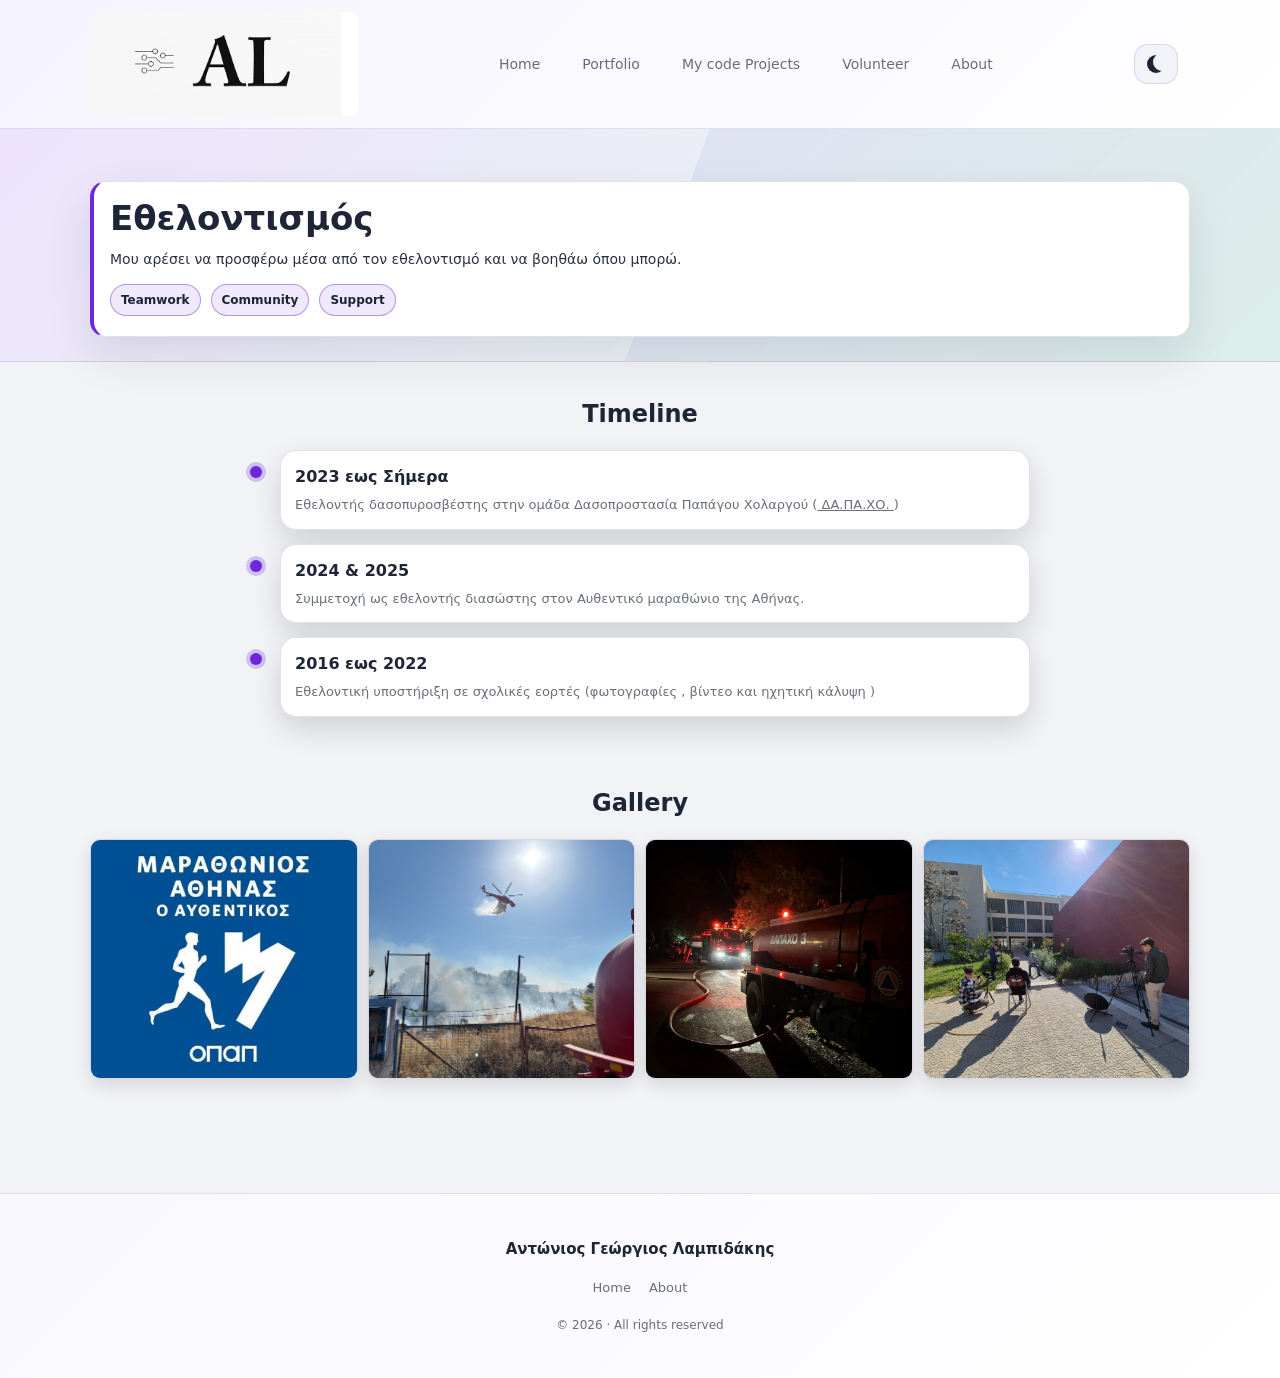
<file: volunteering.html>
<!doctype html>
<html lang="el">
<head>
  <meta charset="UTF-8" />
  <meta name="viewport" content="width=device-width, initial-scale=1.0" />
  <title>Volunteering</title>
  <link rel="stylesheet" href="volunteering.css" />
</head>

<body>

  <!-- Top Bar -->
  <header class="topbar">
    <div class="container topbar__inner">
      <div class="logo">
        <img src="/Logo.png" alt="Logo" />
      </div>

      <!-- Desktop nav -->
      <nav class="nav" aria-label="Main navigation">
        <a href="index.html">Home</a>
        <a href="portfolio.html">Portfolio</a>
        <a href="MycodeProjects.html">My code Projects</a>
        <a href="volunteering.html">Volunteer</a>
        <a href="about.html">About</a>
      </nav>

      <!-- Theme button -->
      <button class="theme-btn" id="themeBtn" type="button" aria-label="Toggle theme">
        <span class="icon icon-moon" aria-hidden="true"></span>
        <span class="icon icon-sun" aria-hidden="true"></span>
      </button>

      <!-- Hamburger (mobile only) -->
      <button class="menu-btn" id="menuBtn" type="button"
              aria-label="Open menu" aria-expanded="false" aria-controls="mobileMenu">
        <span></span><span></span><span></span>
      </button>

      <!-- Mobile menu -->
      <nav class="mobile-menu" id="mobileMenu" aria-label="Mobile navigation">
        <a href="index.html">Home</a>
        <a href="portfolio.html">Portfolio</a>
        <a href="MycodeProjects.html">My code Projects</a>
        <a href="volunteering.html">Volunteer</a>
        <a href="about.html">About</a>
      </nav>
    </div>
  </header>

  <main>

    <!-- HERO -->
    <section class="hero hero--vol">
      <div class="container hero__inner hero__inner--single">

        <div class="hero__text">
          <h1>Εθελοντισμός</h1>
          <p style="text-align: justify;">
            Μου αρέσει να προσφέρω μέσα από τον εθελοντισμό και να βοηθάω όπου μπορώ.</p>

          <div class="hero__badges">
            <span class="badge">Teamwork</span>
            <span class="badge">Community</span>
            <span class="badge">Support</span>
          </div>
        </div>

      </div>
    </section>

    
    <!-- TIMELINE -->
    <section class="section">
      <div class="container">
        <h2 class="section__title">Timeline</h2>

        <div class="timeline">
        
            <div class="t-item">
            <div class="t-dot"></div>
            <div class="t-content card">
              <strong>2023 εως Σήμερα </strong>
            <p>
                Εθελοντής δασοπυροσβέστης στην ομάδα
                Δασοπροστασία Παπάγου Χολαργού
                (<a href="https://www.dapaxo.gr/" target="_blank" rel="noopener noreferrer">
                    ΔΑ.ΠΑ.ΧΟ.
                </a>)
            </p>
            </div>
          </div>


          <div class="t-item">
            <div class="t-dot"></div>
            <div class="t-content card">
              <strong>2024 & 2025</strong>
              <p>Συμμετοχή ως εθελοντής διασώστης στον Αυθεντικό μαραθώνιο της Αθήνας.</p>
            </div>
          </div>

          <div class="t-item">
            <div class="t-dot"></div>
            <div class="t-content card">
              <strong>2016 εως 2022</strong>
              <p>Εθελοντική υποστήριξη σε σχολικές εορτές (φωτογραφίες , βίντεο και ηχητική κάλυψη )</p>
            </div>
          </div>

        </div>
      </div>
    </section>

  

    <!-- GALLERY -->
    <section class="section">
      <div class="container">
        <h2 class="section__title">Gallery</h2>

        <div class="volunteer-gallery">
            <img src="ΑΥΘΕΝΤΙΚΟΣ-ΜΑΡΑΘΩΝΙΟΣ.jpg" alt="Εθελοντισμός ΔΑ.ΠΑ.ΧΟ." />
            <img src="IMG_1780.jpg" alt="Δασοπυρόσβεση" />
            <img src="imagefire.jpeg" alt="Περιπολία δάσους" />
            <img src="imagecityfilm.jpg" alt="Εκπαίδευση εθελοντών" />
        </div>

      </div>
    </section>




  </main>

  <!-- Footer -->
  <footer class="site-footer">
    <div class="footer-inner">
      <div class="footer-brand">
        <strong>Αντώνιος Γεώργιος Λαμπιδάκης</strong>

      </div>

      <nav class="footer-nav">
        <a href="index.html">Home</a>
        <a href="about.html">About</a>
      </nav>

      <div class="footer-copy">© 2026 · All rights reserved</div>
    </div>
  </footer>

  <script>
    // Theme toggle (keeps your icon logic style)
    const themeBtn = document.getElementById("themeBtn");
    themeBtn.addEventListener("click", () => {
      document.body.classList.toggle("dark");
    });

    // Mobile menu
    const menuBtn = document.getElementById("menuBtn");
    const mobileMenu = document.getElementById("mobileMenu");
    menuBtn.addEventListener("click", () => {
      const isOpen = mobileMenu.classList.toggle("is-open");
      menuBtn.classList.toggle("is-open", isOpen);
      menuBtn.setAttribute("aria-expanded", isOpen ? "true" : "false");
    });

    mobileMenu.querySelectorAll("a").forEach(a => {
      a.addEventListener("click", () => {
        mobileMenu.classList.remove("is-open");
        menuBtn.classList.remove("is-open");
        menuBtn.setAttribute("aria-expanded", "false");
      });
    });
  </script>

</body>
</html>
</file>
<file: styles.css>
/* =========================
   Design tokens
========================= */
:root{
  --bg: #0b1020;
  --surface: #0f172a;
  --surface-2: #111c35;
  --card: rgba(255,255,255,0.06);
  --card-border: rgba(255,255,255,0.10);

  --text: rgba(255,255,255,0.92);
  --muted: rgba(255,255,255,0.68);

  --primary: #7c3aed;
  --ring: rgba(124,58,237,0.45);

  --shadow: 0 20px 50px rgba(0,0,0,0.35);
  --radius: 16px;
  --radius-sm: 12px;
  --maxw: 1100px;

  --gap: 18px;
  --font: ui-sans-serif, system-ui, -apple-system, Segoe UI, Roboto, Arial, sans-serif;

  /* Dark theme navbar/footer gradients */
  --nav-bg: linear-gradient(135deg,
    color-mix(in oklab, var(--surface), var(--primary) 10%),
    color-mix(in oklab, var(--surface), #000 10%)
  );

  --footer-bg: linear-gradient(135deg,
    color-mix(in oklab, var(--surface), #000 8%),
    color-mix(in oklab, var(--surface), var(--primary) 10%)
  );

  /* shared hero-like gradient */
  --hero-grad: linear-gradient(135deg,
    rgba(124,58,237,0.14),
    rgba(34,197,94,0.10)
  );
}

/* Light theme overrides */
body:not(.dark){
  --bg: #f1f3f6;
  --surface: #ffffff;
  --surface-2: #f1f3f9;
  --card: #ffffff;
  --card-border: rgba(15, 23, 42, 0.12);

  --text: rgba(15, 23, 42, 0.94);
  --muted: rgba(15, 23, 42, 0.62);

  --primary: #6d28d9;
  --ring: rgba(109,40,217,0.22);

  --shadow: 0 18px 45px rgba(15, 23, 42, 0.10);

  --nav-bg: linear-gradient(135deg,
    color-mix(in oklab, var(--surface), var(--primary) 6%),
    color-mix(in oklab, var(--surface), #fff 0%)
  );

  --footer-bg: linear-gradient(135deg,
    color-mix(in oklab, var(--surface), var(--primary) 4%),
    color-mix(in oklab, var(--surface), #fff 0%)
  );
}

/* =========================
   Base
========================= */
*{ box-sizing: border-box; }
html,body{ margin:0; padding:0; }

body{
  font-family: var(--font);
  color: var(--text);
  line-height: 1.5;
  background: var(--bg);
}

.container{
  width: min(var(--maxw), calc(100% - 48px));
  margin: 0 auto;
}

a{ color: inherit; }
button{ font-family: inherit; }

/* =========================
   Topbar
========================= */
.topbar{
  position: sticky;
  top: 0;
  z-index: 50;
  backdrop-filter: blur(12px);
  background: var(--nav-bg);
  border-bottom: 1px solid color-mix(in oklab, var(--card-border), transparent 10%);
}

.topbar__inner{
  display: grid;
  grid-template-columns: auto 1fr auto;
  align-items: center;
  padding: 12px 0;
}

.logo{
  justify-self: start;
  display: flex;
  align-items: center;
}
.logo img{
  height: 104px;
  width: auto;
  display: block;
  border-radius: 8px;
}

.nav{
  justify-self: center;
  display:flex;
  justify-content:center;
  gap: 18px;
  flex-wrap: wrap;
}
.nav a{
  text-decoration: none;
  font-size: 14px;
  color: var(--muted);
  padding: 7px 12px;
  border-radius: 12px;
  transition: background 160ms ease, color 160ms ease, transform 160ms ease;
}
.nav a:hover{
  color: var(--text);
  background: color-mix(in oklab, var(--primary), transparent 88%);
  transform: translateY(-1px);
}

/* Theme button (icons only) */
.theme-btn{
  height: 40px;
  width: 44px;
  border-radius: 14px;
  border: 1px solid var(--card-border);
  background: var(--surface-2);
  cursor: pointer;
  position: relative;
  display: grid;
  place-items: center;
  justify-self: end;
  transition: transform 120ms ease, box-shadow 160ms ease;
}
.theme-btn:hover{ transform: translateY(-1px); }
.theme-btn:focus-visible{
  outline: none;
  box-shadow: 0 0 0 4px var(--ring);
}
.theme-btn .icon{
  position: absolute;
  width: 18px;
  height: 18px;
  transition: opacity 160ms ease, transform 160ms ease;
}
.theme-btn .icon-moon{
  opacity: 1;
  transform: scale(1);
  border-radius: 50%;
  box-shadow: inset 6px -2px 0 0 var(--text);
}
.theme-btn .icon-sun{
  opacity: 0;
  transform: scale(0.85);
  border-radius: 50%;
  background: var(--text);
}
body.dark .theme-btn .icon-moon{ opacity: 0; transform: scale(0.85); }
body.dark .theme-btn .icon-sun{ opacity: 1; transform: scale(1); }

/* =========================
   Hero
========================= */
.hero{
  padding: 60px 0 18px;
  background:
    linear-gradient(135deg,
      rgba(124,58,237,0.10),
      rgba(34,197,94,0.08)
    );
  border-bottom: 1px solid rgba(15,23,42,0.08);
}

.hero__inner{
  display: grid;
  grid-template-columns: 1.35fr 0.9fr;
  gap: 26px;
  align-items: center;
}

.hero__text{
  background: var(--surface);
  border: 1px solid var(--card-border);
  border-radius: var(--radius);
  box-shadow: var(--shadow);
  padding: 18px 16px 20px;
  border-left: 4px solid var(--primary);
}

.hero__text h1{
  margin: 0 0 18px 0;
  font-size: 34px;
  line-height: 1.1;
}

.hero__text p{
  margin: 0;
  font-size: 14px;
  color: color-mix(in oklab, var(--text), transparent 6%);
  max-width: 62ch;
}

.hero__media{
  border-radius: var(--radius);
  border: 1px solid var(--card-border);
  overflow: hidden;
  box-shadow: var(--shadow);
  background: var(--surface);
  height: 410px;
}

.myimage{ width: 100%; height: 100%; }
.myimage img{
  width: 100%;
  height: 100%;
  display: block;
  object-fit: cover;
  object-position: center;
}

/* =========================
   Hero Social Icons (inside card)
========================= */
.hero__socials{
  display: flex;
  justify-content: center; /* ✅ στο μέσο */
  gap: 12px;

  margin-top: 14px;
  padding-top: 12px;
  border-top: 1px solid color-mix(in oklab, var(--card-border), transparent 20%);
}

.hero__socials a{
  width: 64px;
  height: 64px;
  border-radius: 60%;

  display: grid;
  place-items: center;

  background: color-mix(in oklab, var(--primary), transparent 88%);
  border: 1px solid color-mix(in oklab, var(--primary), transparent 60%);

  box-shadow: 0 10px 24px rgba(0,0,0,0.10);
  transition: transform 150ms ease, background 150ms ease;
}

.hero__socials a img{
  width: 27px;
  height: 27px;
  object-fit: contain;
}

.hero__socials a:hover{
  transform: translateY(-3px);
  background: color-mix(in oklab, var(--primary), transparent 75%);
}


.hero__socials a:focus-visible{
  outline: none;
  box-shadow: 0 0 0 4px var(--ring);
}

/* =========================
   Sections
========================= */
.section{
  padding: 34px 0;
}
.section__title{
  margin: 0 0 18px 0;
  text-align:center;
  font-size: 24px;
  font-weight: 800;
}

/* =========================
   Testimonials
========================= */
.testimonials{
  padding-bottom: 52px;
}

.testimonials__grid{
  display:grid;
  grid-template-columns: repeat(3, 1fr);
  gap: var(--gap);
}

.card{
  background: var(--card);
  border: 1px solid var(--card-border);
  border-radius: var(--radius-sm);
  box-shadow: 0 12px 30px rgba(0,0,0,0.14);
  transition: border-color 160ms ease, transform 160ms ease;
}

.card:hover{
  border-color: var(--primary);
  transform: translateY(-2px);
}

.t-card{
  padding: 16px;
  display:grid;
  gap: 12px;
}

.t-card__quote{
  overflow: hidden;
  border-radius: 12px;
  border: 1px solid var(--card-border);
  background: var(--surface-2);
  padding: 14px;
}

.t-card__image{
  width: 100%;
  height: 180px;
  display: block;
  object-fit: cover;
  border-radius: 10px;
}

.t-card__person{
  display:grid;
  grid-template-columns: 44px 1fr;
  gap: 12px;
  align-items:center;
}

.avatar{
  width: 44px;
  height: 44px;
  border-radius: 50%;
  border: 1px solid var(--card-border);
  display: grid;
  place-items: center;
  background:
    radial-gradient(16px 16px at 35% 35%, rgba(255,255,255,0.25), transparent 60%),
    color-mix(in oklab, var(--primary), transparent 85%);
}

.name{ font-weight: 900; font-size: 12px; letter-spacing: 0.3px; }
.role{ font-size: 12px; color: var(--muted); }

/* =========================
   CV CTA
========================= */
.cv-cta{
  padding: 70px 0;
}

.cv-cta__inner{
  position: relative;

  max-width: 980px;
  margin: 0 auto;
  padding: 70px 60px;
  border-radius: 26px;
  text-align: center;

  background:
    var(--hero-grad),
    radial-gradient(900px 420px at 15% 20%, color-mix(in oklab, var(--primary), transparent 70%), transparent 60%),
    radial-gradient(820px 360px at 90% 70%, rgba(34,197,94,0.18), transparent 60%),
    var(--surface);

  border: 1px solid color-mix(in oklab, var(--card-border), transparent 0%);
  box-shadow: var(--shadow);
  color: var(--text);
}

/* Glow around card */
.cv-cta__inner::before{
  content: "";
  position: absolute;
  inset: -18px;
  border-radius: 34px;
  background: var(--hero-grad);
  filter: blur(18px);
  opacity: 0.55;
  z-index: -1;
}

.cv-cta__inner h2{
  margin: 0 0 14px 0;
  font-size: 42px;
  line-height: 1.15;
  font-weight: 900;
}

.cv-cta__inner p{
  margin: 0 auto 28px auto;
  max-width: 720px;
  font-size: 18px;
  line-height: 1.6;
  color: color-mix(in oklab, var(--text), transparent 10%);
}

.cv-cta__btn{
  display: inline-flex;
  align-items: center;
  justify-content: center;
  padding: 12px 22px;
  border-radius: 12px;

  background: linear-gradient(135deg, var(--primary), color-mix(in oklab, var(--primary), #000 18%));
  color: #fff;

  font-weight: 800;
  font-size: 15px;
  text-decoration: none;

  border: 1px solid color-mix(in oklab, var(--primary), transparent 45%);
  box-shadow: 0 12px 30px color-mix(in oklab, var(--primary), transparent 75%);
  transition: transform 150ms ease, filter 150ms ease;
}

.cv-cta__btn:hover{
  transform: translateY(-1px);
  filter: brightness(1.06);
}

/* =========================
   Footer
========================= */
.site-footer{
  margin-top: 80px;
  padding: 44px 0;
  background: var(--footer-bg);
  border-top: 1px solid color-mix(in oklab, var(--card-border), transparent 10%);
}

.footer-inner{
  max-width: var(--maxw);
  margin: 0 auto;
  padding: 0 24px;
  display: flex;
  flex-direction: column;
  align-items: center;
  gap: 18px;
  text-align: center;
}

.footer-brand strong{ display: block; font-size: 15px; }
.footer-brand span{ font-size: 13px; color: var(--muted); }

.footer-nav{
  display: flex;
  gap: 18px;
}
.footer-nav a{
  font-size: 13px;
  text-decoration: none;
  color: var(--muted);
}
.footer-nav a:hover{ color: var(--text); }

.footer-copy{ font-size: 12px; color: var(--muted); }


/* Make cards clickable links */
.t-card--link{
  display: grid;
  color: inherit;
  text-decoration: none;
}

/* Better hover for links */
.t-card--link:hover{
  transform: translateY(-3px);
}

/* Optional: show focus outline when tabbing (accessibility) */
.t-card--link:focus-visible{
  outline: none;
  box-shadow: 0 0 0 4px var(--ring);
  border-color: var(--primary);
}

/* =========================
   Responsive
========================= */
@media (max-width: 980px){
  .testimonials__grid{ grid-template-columns: 1fr; }
}

@media (max-width: 760px){
  .topbar__inner{
    grid-template-columns: 1fr 44px;
    grid-template-areas:
      "logo theme"
      "nav nav";
    gap: 10px;
  }

  /* στο mobile μην περιορίζεται από το container width */
.topbar .container{
  width: 100%;
  margin: 0;
  padding: 0 12px;
}

  .logo{ grid-area: logo; }
  .theme-btn{ grid-area: theme; justify-self:end; }

 .nav{
  grid-area: nav;

  width: 100%;
  display: flex;
  align-items: center;

  justify-content: flex-start;
  flex-wrap: nowrap;

  overflow-x: auto;
  overflow-y: hidden;

  gap: 10px;
  padding: 8px 0; /* padding από container ήδη */

  border-top: 1px solid color-mix(in oklab, var(--card-border), transparent 15%);

  -webkit-overflow-scrolling: touch;
}

.nav a{
  flex: 0 0 auto;
  white-space: nowrap;
  padding: 8px 12px;
  border-radius: 12px;
}

.nav::-webkit-scrollbar{ height: 0px; }

.topbar{
    overflow: hidden; /* για να δουλέψει σωστά το fade */
  }

  .nav{
    mask-image: linear-gradient(to right, transparent 0, #000 16px, #000 calc(100% - 16px), transparent 100%);
    -webkit-mask-image: linear-gradient(to right, transparent 0, #000 16px, #000 calc(100% - 16px), transparent 100%);
  }

  .hero__socials{
    flex-wrap: wrap;
    gap: 10px;
  }

  .hero__socials a{
    width: 42px;
    height: 42px;
  }

  .hero__inner{
    grid-template-columns: 1fr;
    gap: 18px;
    align-items: stretch;
  }

  .hero__media{
    height: 240px;   /* πιο σωστό σε κινητό */
  }
}

/* =========================
   Hamburger Menu (Mobile Only)
========================= */

/* desktop: δείξε κανονικό nav, κρύψε hamburger & mobile menu */
.menu-btn,
.mobile-menu{
  display: none;
}

@media (max-width: 760px){
  /* κρύψε το desktop nav */
  .nav{
    display: none;
  }

  /* δείξε hamburger */
  .menu-btn{
    display: grid;
    place-items: center;
    width: 44px;
    height: 44px;
    border-radius: 14px;
    border: 1px solid var(--card-border);
    background: var(--surface-2);
    cursor: pointer;
    justify-self: end;
    gap: 5px;
  }

  .menu-btn span{
    display: block;
    width: 20px;
    height: 2px;
    background: var(--text);
    border-radius: 999px;
    transition: transform 160ms ease, opacity 160ms ease;
  }

  /* animation όταν ανοίγει */
  .menu-btn.is-open span:nth-child(1){
    transform: translateY(7px) rotate(45deg);
  }
  .menu-btn.is-open span:nth-child(2){
    opacity: 0;
  }
  .menu-btn.is-open span:nth-child(3){
    transform: translateY(-7px) rotate(-45deg);
  }

  /* mobile dropdown menu */
  .mobile-menu{
    display: none;
    grid-column: 1 / -1;              /* πιάνει όλο το πλάτος στο grid */
    margin-top: 10px;

    background: var(--surface);
    border: 1px solid var(--card-border);
    border-radius: 16px;
    box-shadow: var(--shadow);

    overflow: hidden;
  }

  .mobile-menu a{
    display: block;
    padding: 12px 14px;
    text-decoration: none;
    color: var(--text);
    border-bottom: 1px solid color-mix(in oklab, var(--card-border), transparent 20%);
  }

  .mobile-menu a:last-child{
    border-bottom: none;
  }

  .mobile-menu a:hover{
    background: color-mix(in oklab, var(--primary), transparent 88%);
  }

  /* όταν είναι open */
  .mobile-menu.is-open{
    display: block;
  }

  /* ✅ προσαρμογή header grid για mobile */
  .topbar__inner{
    grid-template-columns: auto 1fr auto auto; /* logo | space | theme | menu */
    gap: 10px;
  }
}
</file>
<file: about.css>
/* =========================
   Design tokens
========================= */
:root{
  --bg: #0b1020;
  --surface: #0f172a;
  --surface-2: #111c35;
  --card: rgba(255,255,255,0.06);
  --card-border: rgba(255,255,255,0.10);

  --text: rgba(255,255,255,0.92);
  --muted: rgba(255,255,255,0.68);

  --primary: #7c3aed;
  --ring: rgba(124,58,237,0.45);

  --shadow: 0 20px 50px rgba(0,0,0,0.35);
  --radius: 16px;
  --radius-sm: 12px;
  --maxw: 1100px;

  --gap: 18px;
  --font: ui-sans-serif, system-ui, -apple-system, Segoe UI, Roboto, Arial, sans-serif;

  --nav-bg: linear-gradient(135deg,
    color-mix(in oklab, var(--surface), var(--primary) 10%),
    color-mix(in oklab, var(--surface), #000 10%)
  );

  --footer-bg: linear-gradient(135deg,
    color-mix(in oklab, var(--surface), #000 8%),
    color-mix(in oklab, var(--surface), var(--primary) 10%)
  );
}

/* ✅ Default LIGHT theme (αυτό θες) */
body{
  --bg: #f1f3f6;
  --surface: #ffffff;
  --surface-2: #f1f3f9;
  --card: #ffffff;
  --card-border: rgba(15, 23, 42, 0.12);

  --text: rgba(15, 23, 42, 0.94);
  --muted: rgba(15, 23, 42, 0.62);

  --primary: #6d28d9;
  --ring: rgba(109,40,217,0.22);

  --shadow: 0 18px 45px rgba(15, 23, 42, 0.10);

  --nav-bg: linear-gradient(135deg,
    color-mix(in oklab, var(--surface), var(--primary) 6%),
    color-mix(in oklab, var(--surface), #fff 0%)
  );

  --footer-bg: linear-gradient(135deg,
    color-mix(in oklab, var(--surface), var(--primary) 4%),
    color-mix(in oklab, var(--surface), #fff 0%)
  );
}

/* Dark theme overrides (μόνο όταν πατήσεις toggle) */
body.dark{
  --bg: #0b1020;
  --surface: #0f172a;
  --surface-2: #111c35;
  --card: rgba(255,255,255,0.06);
  --card-border: rgba(255,255,255,0.10);

  --text: rgba(255,255,255,0.92);
  --muted: rgba(255,255,255,0.68);

  --primary: #7c3aed;
  --ring: rgba(124,58,237,0.45);

  --shadow: 0 20px 50px rgba(0,0,0,0.35);

  --nav-bg: linear-gradient(135deg,
    color-mix(in oklab, var(--surface), var(--primary) 10%),
    color-mix(in oklab, var(--surface), #000 10%)
  );

  --footer-bg: linear-gradient(135deg,
    color-mix(in oklab, var(--surface), #000 8%),
    color-mix(in oklab, var(--surface), var(--primary) 10%)
  );
}

/* =========================
   Base
========================= */
*{ box-sizing: border-box; }
html,body{ margin:0; padding:0; }
body{
  font-family: var(--font);
  color: var(--text);
  line-height: 1.5;
  background: var(--bg);
}

.container{
  width: min(var(--maxw), calc(100% - 48px));
  margin: 0 auto;
}

a{ color: inherit; }
button{ font-family: inherit; }

/* =========================
   Topbar
========================= */
.topbar{
  position: sticky;
  top: 0;
  z-index: 50;
  backdrop-filter: blur(12px);
  background: var(--nav-bg);
  border-bottom: 1px solid color-mix(in oklab, var(--card-border), transparent 10%);
}

.topbar__inner{
  display: grid;
  grid-template-columns: auto 1fr auto auto;
  align-items: center;
  gap: 12px;
  padding: 12px 0;
}

.logo{ display:flex; align-items:center; }
.logo img{
  height: 104px;
  width: auto;
  display:block;
  border-radius: 8px;
}

.nav{
  justify-self: center;
  display:flex;
  justify-content:center;
  gap: 18px;
  flex-wrap: wrap;
}
.nav a{
  text-decoration:none;
  font-size:14px;
  color: var(--muted);
  padding: 7px 12px;
  border-radius: 12px;
  transition: background 160ms ease, color 160ms ease, transform 160ms ease;
}
.nav a:hover{
  color: var(--text);
  background: color-mix(in oklab, var(--primary), transparent 88%);
  transform: translateY(-1px);
}

/* Theme button */
.theme-btn{
  height: 40px;
  width: 44px;
  border-radius: 14px;
  border: 1px solid var(--card-border);
  background: var(--surface-2);
  cursor: pointer;
  position: relative;
  display: grid;
  place-items: center;
  transition: transform 120ms ease, box-shadow 160ms ease;
}
.theme-btn:hover{ transform: translateY(-1px); }
.theme-btn:focus-visible{ outline:none; box-shadow: 0 0 0 4px var(--ring); }

.theme-btn .icon{
  position: absolute;
  width: 18px; height: 18px;
  transition: opacity 160ms ease, transform 160ms ease;
}
.theme-btn .icon-moon{
  opacity: 1; transform: scale(1);
  border-radius: 50%;
  box-shadow: inset 6px -2px 0 0 var(--text);
}
.theme-btn .icon-sun{
  opacity: 0; transform: scale(0.85);
  border-radius: 50%;
  background: var(--text);
}
body.dark .theme-btn .icon-moon{ opacity:0; transform: scale(0.85); }
body.dark .theme-btn .icon-sun{ opacity:1; transform: scale(1); }

/* =========================
   Hamburger Menu
========================= */
.menu-btn,
.mobile-menu{ display:none; }

.menu-btn{
  width: 44px;
  height: 44px;
  border-radius: 14px;
  border: 1px solid var(--card-border);
  background: var(--surface-2);
  cursor: pointer;
  display: grid;
  place-items: center;
  gap: 5px;
}
.menu-btn span{
  display:block;
  width: 20px; height: 2px;
  background: var(--text);
  border-radius: 999px;
  transition: transform 160ms ease, opacity 160ms ease;
}
.menu-btn.is-open span:nth-child(1){ transform: translateY(7px) rotate(45deg); }
.menu-btn.is-open span:nth-child(2){ opacity: 0; }
.menu-btn.is-open span:nth-child(3){ transform: translateY(-7px) rotate(-45deg); }

.mobile-menu{
  grid-column: 1 / -1;
  margin-top: 10px;
  background: var(--surface);
  border: 1px solid var(--card-border);
  border-radius: 16px;
  box-shadow: var(--shadow);
  overflow: hidden;
}
.mobile-menu a{
  display:block;
  padding: 12px 14px;
  text-decoration:none;
  color: var(--text);
  border-bottom: 1px solid color-mix(in oklab, var(--card-border), transparent 20%);
}
.mobile-menu a:last-child{ border-bottom:none; }
.mobile-menu a:hover{ background: color-mix(in oklab, var(--primary), transparent 88%); }
.mobile-menu.is-open{ display:block; }

/* =========================
   Cards / Sections
========================= */
.card{
  background: var(--card);
  border: 1px solid var(--card-border);
  border-radius: var(--radius-sm);
  box-shadow: 0 12px 30px rgba(0,0,0,0.14);
}

.section{ padding: 34px 0; }
.section__title{
  margin: 0 0 18px 0;
  text-align:center;
  font-size: 24px;
  font-weight: 900;
}

/* =========================
   ABOUT (no special background)
========================= */
.about{
  padding: 34px 0 10px; /* ✅ απλό, χωρίς background gradients */
}

.cv-card{ padding: 18px; }

.cv-top{
  display: grid;
  grid-template-columns: 92px 1fr auto;
  gap: 14px;
  align-items: center;
}

.cv-avatar{
  width: 92px;
  height: 92px;
  border-radius: 18px;
  overflow: hidden;
  border: 1px solid var(--card-border);
  background: var(--surface);
}
.cv-avatar img{
  width:100%;
  height:100%;
  display:block;
  object-fit: cover;
}

.cv-name{
  margin: 0;
  font-size: 22px;
  line-height: 1.2;
  font-weight: 950;
}

.cv-role{
  margin-top: 6px;
  font-size: 13px;
  color: var(--muted);
}

.cv-meta{
  margin-top: 10px;
  display:flex;
  flex-wrap: wrap;
  gap: 8px;
}

.meta-pill{
  font-size: 12px;
  padding: 7px 10px;
  border-radius: 999px;
  border: 1px solid color-mix(in oklab, var(--card-border), transparent 0%);
  background: color-mix(in oklab, var(--surface), transparent 0%);
  color: color-mix(in oklab, var(--text), transparent 8%);
  font-weight: 800;
}

.cv-actions{
  display:flex;
  gap: 10px;
  flex-wrap: wrap;
  justify-content:flex-end;
}

.cv-text{
  margin: 14px 0 0;
  font-size: 13.5px;
  line-height: 1.7;
  color: color-mix(in oklab, var(--text), transparent 10%);
}

.cv-skills{
  margin-top: 14px;
  display:flex;
  flex-wrap: wrap;
  gap: 10px;
}

.tag{
  font-size: 12px;
  padding: 7px 12px;
  border-radius: 999px;
  border: 1px solid color-mix(in oklab, var(--primary), transparent 55%);
  background: color-mix(in oklab, var(--primary), transparent 90%);
  color: var(--text);
  font-weight: 800;
}

/* Buttons */
.btn{
  display:inline-flex;
  align-items:center;
  justify-content:center;
  padding: 10px 14px;
  border-radius: 12px;
  text-decoration:none;
  font-weight: 900;
  font-size: 13px;
  border: 1px solid color-mix(in oklab, var(--primary), transparent 45%);
  background: linear-gradient(135deg, var(--primary), color-mix(in oklab, var(--primary), #000 18%));
  color: #fff;
  box-shadow: 0 12px 30px color-mix(in oklab, var(--primary), transparent 78%);
}
.btn:hover{ filter: brightness(1.05); }

.btn--ghost{
  background: color-mix(in oklab, var(--primary), transparent 92%);
  color: var(--text);
  box-shadow: none;
}

/* =========================
   Contact (links only)
========================= */
.contact-card{ padding: 16px; }

.contact-links{
  display:grid;
  grid-template-columns: 1fr 1fr;
  gap: 12px;
}

.contact-item{
  display:flex;
  gap: 10px;
  align-items:center;
  text-decoration:none;

  padding: 12px 12px;
  border-radius: 14px;
  border: 1px solid color-mix(in oklab, var(--card-border), transparent 0%);
  background: color-mix(in oklab, var(--surface), transparent 0%);

  transition: transform 150ms ease, border-color 150ms ease, background 150ms ease;
}
.contact-item:hover{
  transform: translateY(-2px);
  border-color: color-mix(in oklab, var(--primary), transparent 35%);
  background: color-mix(in oklab, var(--primary), transparent 92%);
}

.c-ico{
  width: 40px;
  height: 40px;
  border-radius: 14px;
  display:grid;
  place-items:center;
  border: 1px solid color-mix(in oklab, var(--primary), transparent 55%);
  background: color-mix(in oklab, var(--primary), transparent 90%);
}

.contact-item strong{ display:block; font-size: 13px; }
.contact-item small{
  display:block;
  font-size: 12px;
  color: var(--muted);
  margin-top: 2px;
}

/* =========================
   Hamburger Menu (DESKTOP default)
========================= */
.menu-btn,
.mobile-menu{
  display: none !important;
}

/* =========================
   Footer
========================= */
.site-footer{
  margin-top: 80px;
  padding: 44px 0;
  background: var(--footer-bg);
  border-top: 1px solid color-mix(in oklab, var(--card-border), transparent 10%);
}

.footer-inner{
  max-width: var(--maxw);
  margin: 0 auto;
  padding: 0 24px;
  display:flex;
  flex-direction:column;
  align-items:center;
  gap: 18px;
  text-align:center;
}

.footer-brand strong{ display:block; font-size: 15px; }
.footer-brand span{ font-size: 13px; color: var(--muted); }

.footer-nav{ display:flex; gap: 18px; }
.footer-nav a{ font-size: 13px; text-decoration:none; color: var(--muted); }
.footer-nav a:hover{ color: var(--text); }

.footer-copy{ font-size: 12px; color: var(--muted); }

/* =========================
   Responsive
========================= */
@media (max-width: 980px){
  .cv-top{
    grid-template-columns: 92px 1fr;
    grid-template-areas:
      "avatar main"
      "actions actions";
  }
  .cv-avatar{ grid-area: avatar; }
  .cv-main{ grid-area: main; }
  .cv-actions{ grid-area: actions; justify-content:flex-start; margin-top: 10px; }

  .contact-links{ grid-template-columns: 1fr; }
}

@media (max-width: 760px){
  .nav{ display:none; }
  .menu-btn{ display:grid; }
  .topbar__inner{ grid-template-columns: auto 1fr auto auto; }

  .cv-top{ grid-template-columns: 70px 1fr; }
  .cv-avatar{ width:70px; height:70px; }
}
</file>
<file: MycodeProjects.css>
/* =========================
   Design tokens
========================= */
:root{
  --bg: #0b1020;
  --surface: #0f172a;
  --surface-2: #111c35;
  --card: rgba(255,255,255,0.06);
  --card-border: rgba(255,255,255,0.10);

  --text: rgba(255,255,255,0.92);
  --muted: rgba(255,255,255,0.68);

  --primary: #7c3aed;
  --ring: rgba(124,58,237,0.45);

  --shadow: 0 20px 50px rgba(0,0,0,0.35);
  --radius: 16px;
  --radius-sm: 12px;
  --maxw: 1100px;

  --gap: 18px;
  --font: ui-sans-serif, system-ui, -apple-system, Segoe UI, Roboto, Arial, sans-serif;

  --nav-bg: linear-gradient(135deg,
    color-mix(in oklab, var(--surface), var(--primary) 10%),
    color-mix(in oklab, var(--surface), #000 10%)
  );

  --footer-bg: linear-gradient(135deg,
    color-mix(in oklab, var(--surface), #000 8%),
    color-mix(in oklab, var(--surface), var(--primary) 10%)
  );

  --hero-grad: linear-gradient(135deg,
    rgba(124,58,237,0.14),
    rgba(34,197,94,0.10)
  );
}

/* Light theme */
body:not(.dark){
  --bg: #f1f3f6;
  --surface: #ffffff;
  --surface-2: #f1f3f9;
  --card: #ffffff;
  --card-border: rgba(15, 23, 42, 0.12);

  --text: rgba(15, 23, 42, 0.94);
  --muted: rgba(15, 23, 42, 0.62);

  --primary: #6d28d9;
  --ring: rgba(109,40,217,0.22);

  --shadow: 0 18px 45px rgba(15, 23, 42, 0.10);

  --nav-bg: linear-gradient(135deg,
    color-mix(in oklab, var(--surface), var(--primary) 6%),
    color-mix(in oklab, var(--surface), #fff 0%)
  );

  --footer-bg: linear-gradient(135deg,
    color-mix(in oklab, var(--surface), var(--primary) 4%),
    color-mix(in oklab, var(--surface), #fff 0%)
  );
}

/* =========================
   Base
========================= */
*{ box-sizing: border-box; }
html,body{ margin:0; padding:0; }

body{
  font-family: var(--font);
  color: var(--text);
  line-height: 1.5;
  background: var(--bg);
}

.container{
  width: min(var(--maxw), calc(100% - 48px));
  margin: 0 auto;
}

a{ color: inherit; }
button{ font-family: inherit; }

/* =========================
   Topbar (same as other pages)
========================= */
.topbar{
  position: sticky;
  top: 0;
  z-index: 50;
  backdrop-filter: blur(12px);
  background: var(--nav-bg);
  border-bottom: 1px solid color-mix(in oklab, var(--card-border), transparent 10%);
}

.topbar__inner{
  display: grid;
  grid-template-columns: auto 1fr auto auto;
  align-items: center;
  gap: 12px;
  padding: 12px 0;
}

.logo{
  display:flex;
  align-items:center;
  text-decoration:none;
}
.logo img{
  height: 104px;
  width: auto;
  display: block;
  border-radius: 8px;
}

/* Desktop nav */
.nav{
  justify-self: center;
  display:flex;
  justify-content:center;
  gap: 18px;
  flex-wrap: wrap;
}

.nav a{
  text-decoration: none;
  font-size: 14px;
  color: var(--muted);
  padding: 7px 12px;
  border-radius: 12px;
  transition: background 160ms ease, color 160ms ease, transform 160ms ease;
}
.nav a:hover{
  color: var(--text);
  background: color-mix(in oklab, var(--primary), transparent 88%);
  transform: translateY(-1px);
}


/* Theme button */
.theme-btn{
  height: 40px;
  width: 44px;
  border-radius: 14px;
  border: 1px solid var(--card-border);
  background: var(--surface-2);
  cursor: pointer;
  position: relative;
  display: grid;
  place-items: center;
  transition: transform 120ms ease, box-shadow 160ms ease;
}
.theme-btn:hover{ transform: translateY(-1px); }
.theme-btn:focus-visible{
  outline: none;
  box-shadow: 0 0 0 4px var(--ring);
}
.theme-btn .icon{
  position: absolute;
  width: 18px;
  height: 18px;
  transition: opacity 160ms ease, transform 160ms ease;
}
.theme-btn .icon-moon{
  opacity: 1;
  transform: scale(1);
  border-radius: 50%;
  box-shadow: inset 6px -2px 0 0 var(--text);
}
.theme-btn .icon-sun{
  opacity: 0;
  transform: scale(0.85);
  border-radius: 50%;
  background: var(--text);
}
body.dark .theme-btn .icon-moon{ opacity: 0; transform: scale(0.85); }
body.dark .theme-btn .icon-sun{ opacity: 1; transform: scale(1); }

/* =========================
   Mobile hamburger menu
========================= */
.menu-btn, .mobile-menu{ display: none; }

@media (max-width: 760px){
  .nav{ display: none; }

  .menu-btn{
    display: grid;
    place-items: center;
    width: 44px;
    height: 44px;
    border-radius: 14px;
    border: 1px solid var(--card-border);
    background: var(--surface-2);
    cursor: pointer;
    gap: 5px;
  }

  .menu-btn span{
    display: block;
    width: 20px;
    height: 2px;
    background: var(--text);
    border-radius: 999px;
    transition: transform 160ms ease, opacity 160ms ease;
  }

  .menu-btn.is-open span:nth-child(1){ transform: translateY(7px) rotate(45deg); }
  .menu-btn.is-open span:nth-child(2){ opacity: 0; }
  .menu-btn.is-open span:nth-child(3){ transform: translateY(-7px) rotate(-45deg); }

  .mobile-menu{
    display: none;
    grid-column: 1 / -1;
    margin-top: 10px;
    background: var(--surface);
    border: 1px solid var(--card-border);
    border-radius: 16px;
    box-shadow: var(--shadow);
    overflow: hidden;
  }

  .mobile-menu a{
    display: block;
    padding: 12px 14px;
    text-decoration: none;
    color: var(--text);
    border-bottom: 1px solid color-mix(in oklab, var(--card-border), transparent 20%);
  }
  .mobile-menu a:last-child{ border-bottom: none; }
  .mobile-menu a:hover{ background: color-mix(in oklab, var(--primary), transparent 88%); }
  .mobile-menu a.is-active{
    background: color-mix(in oklab, var(--primary), transparent 86%);
    font-weight: 800;
  }

  .mobile-menu.is-open{ display: block; }
}

/* =========================
   Projects Page
========================= */
.projects-page{
  padding: 34px 0 52px;
  background:
    radial-gradient(900px 420px at 18% -10%, rgba(255,255,255,0.10), rgba(255,255,255,0) 60%),
    radial-gradient(900px 420px at 80% 0%, rgba(255,255,255,0.08), rgba(255,255,255,0) 55%),
    var(--hero-grad);
}

.page-head{
  text-align: center;
  margin: 10px 0 20px;
}

.page-title{
  margin: 0 0 8px;
  font-size: 36px;
  line-height: 1.1;
  font-weight: 950;
}

.page-subtitle{
  margin: 0 auto;
  max-width: 70ch;
  color: var(--muted);
  font-size: 14px;
}

/* Cards grid */
.projects__grid{
  display:grid;
  grid-template-columns: repeat(3, 1fr);
  gap: var(--gap);
}

/* Card base */
.card{
  background: var(--card);
  border: 1px solid var(--card-border);
  border-radius: var(--radius-sm);
  box-shadow: 0 12px 30px rgba(0,0,0,0.14);
}

.project-card{
  padding: 14px;
  display:grid;
  gap: 12px;
  transition: transform 160ms ease, border-color 160ms ease, background 160ms ease;
}
.project-card:hover{
  transform: translateY(-4px);
  border-color: color-mix(in oklab, var(--primary), var(--card-border) 55%);
  background: color-mix(in oklab, var(--primary), transparent 94%);
}

/* Thumbnail placeholder */
.card__thumb{
  height: 150px;
  border-radius: 14px;
  background-size: cover;
  background-position: center;
  background-repeat: no-repeat;
  border: 1px solid color-mix(in oklab, var(--card-border), transparent 10%);
}


/* Text */
.card__body{ display:grid; gap: 8px; }
.project-title{
  margin: 2px 0 0;
  font-size: 16px;
  font-weight: 950;
}
.project-desc{
  margin: 0;
  font-size: 13px;
  color: var(--muted);
}

/* Tags */
.tags{
  display:flex;
  flex-wrap: wrap;
  gap: 8px;
  margin-top: 2px;
}
.tag{
  font-size: 12px;
  padding: 4px 10px;
  border-radius: 999px;
  border: 1px solid color-mix(in oklab, var(--primary), transparent 55%);
  background: color-mix(in oklab, var(--primary), transparent 88%);
  color: var(--text);
}

/* Buttons */
.card__actions{
  display:flex;
  gap: 10px;
  justify-content:center;
  margin-top: 4px;
}

.pill{
  height: 32px;
  padding: 0 14px;
  border-radius: 999px;
  border: 1px solid color-mix(in oklab, var(--primary), transparent 45%);
  background: linear-gradient(135deg, var(--primary), color-mix(in oklab, var(--primary), #000 18%));
  color: #fff;
  font-size: 12px;
  font-weight: 850;
  text-decoration: none;
  display:inline-flex;
  align-items:center;
  transition: transform 140ms ease, filter 160ms ease;
justify-content: center;
}
.pill:hover{ transform: translateY(-1px); filter: brightness(1.06); }

.pill--ghost{
  background: color-mix(in oklab, var(--primary), transparent 88%);
  color: var(--text);
}

/* =========================
   Coming Soon Card
========================= */

.project-card--soon{
  border-style: dashed;
  opacity: 0.85;
  background: color-mix(in oklab, var(--card), transparent 0%);
}

.project-card--soon:hover{
  transform: none;
  background: var(--card);
}

/* Thumbnail */
.card__thumb--soon{
  position: relative;
  display: flex;
  align-items: center;
  justify-content: center;

  background:
    repeating-linear-gradient(
      45deg,
      rgba(0,0,0,0.04),
      rgba(0,0,0,0.04) 10px,
      rgba(0,0,0,0.08) 10px,
      rgba(0,0,0,0.08) 20px
    );
}

/* Centered badge */
.soon-badge{
  position: static; /* ❗ όχι absolute πλέον */
  padding: 10px 18px;
  border-radius: 999px;

  font-size: 14px;
  font-weight: 900;
  letter-spacing: 0.4px;

  background: color-mix(in oklab, var(--primary), transparent 80%);
  color: var(--text);
  border: 1px solid color-mix(in oklab, var(--primary), transparent 55%);
}

/* Disabled pill */
.pill--disabled{
  background: color-mix(in oklab, var(--primary), transparent 88%);
  color: var(--muted);
  cursor: default;
  pointer-events: none;
}

/* Muted tags */
.tag--muted{
  opacity: 0.7;
}



/* Footer button */
.projects__footer{
  display:flex;
  justify-content:center;
  margin-top: 18px;
}

.btn{
  display:inline-flex;
  align-items:center;
  padding: 10px 14px;
  border-radius: 12px;
  text-decoration:none;
  font-size: 13px;
  font-weight: 800;
  color: #fff;
  background: linear-gradient(135deg, var(--primary), color-mix(in oklab, var(--primary), #000 20%));
  box-shadow: 0 12px 30px color-mix(in oklab, var(--primary), transparent 78%);
}
.btn:hover{ filter: brightness(1.06); }

/* =========================
   Footer (same as other pages)
========================= */
.site-footer{
  margin-top: 0;
  padding: 44px 0;
  background: var(--footer-bg);
  border-top: 1px solid color-mix(in oklab, var(--card-border), transparent 10%);
}

.footer-inner{
  max-width: var(--maxw);
  margin: 0 auto;
  padding: 0 24px;
  display: flex;
  flex-direction: column;
  align-items: center;
  gap: 18px;
  text-align: center;
}

.footer-brand strong{ display: block; font-size: 15px; }
.footer-brand span{ font-size: 13px; color: var(--muted); }

.footer-nav{
  display: flex;
  gap: 18px;
  flex-wrap: wrap;
  justify-content: center;
}
.footer-nav a{
  font-size: 13px;
  text-decoration: none;
  color: var(--muted);
}
.footer-nav a:hover{ color: var(--text); }

.footer-copy{ font-size: 12px; color: var(--muted); }

/* =========================
   Responsive
========================= */
@media (max-width: 980px){
  .projects__grid{ grid-template-columns: repeat(2, 1fr); }
}
@media (max-width: 640px){
  .projects__grid{ grid-template-columns: 1fr; }
  .page-title{ font-size: 30px; }
  .card__thumb{ height: 170px; }
}
</file>
<file: portfolio.css>
/* =========================
   Tokens (LIGHT default)
========================= */
:root{
  --bg: #f1f3f6;
  --surface: #ffffff;
  --surface-2: #f1f3f9;
  --card: #ffffff;
  --card-border: rgba(15, 23, 42, 0.12);

  --text: rgba(15, 23, 42, 0.94);
  --muted: rgba(15, 23, 42, 0.62);

  --primary: #6d28d9;
  --ring: rgba(109,40,217,0.22);

  --shadow: 0 18px 45px rgba(15, 23, 42, 0.10);

  --radius: 16px;
  --radius-sm: 12px;
  --maxw: 1100px;
  --gap: 16px;

  --font: ui-sans-serif, system-ui, -apple-system, Segoe UI, Roboto, Arial, sans-serif;

  --nav-bg: linear-gradient(135deg,
    color-mix(in oklab, var(--surface), var(--primary) 6%),
    color-mix(in oklab, var(--surface), #fff 0%)
  );

  --footer-bg: linear-gradient(135deg,
    color-mix(in oklab, var(--surface), var(--primary) 4%),
    color-mix(in oklab, var(--surface), #fff 0%)
  );
}

/* =========================
   DARK override
========================= */
body.dark{
  --bg: #0b1020;
  --surface: #0f172a;
  --surface-2: #111c35;
  --card: rgba(255,255,255,0.06);
  --card-border: rgba(255,255,255,0.10);

  --text: rgba(255,255,255,0.92);
  --muted: rgba(255,255,255,0.68);

  --primary: #7c3aed;
  --ring: rgba(124,58,237,0.45);

  --shadow: 0 20px 55px rgba(0,0,0,0.42);

  --nav-bg: linear-gradient(135deg,
    color-mix(in oklab, var(--surface), var(--primary) 10%),
    color-mix(in oklab, var(--surface), #000 10%)
  );

  --footer-bg: linear-gradient(135deg,
    color-mix(in oklab, var(--surface), #000 8%),
    color-mix(in oklab, var(--surface), var(--primary) 10%)
  );
}

/* =========================
   Base
========================= */
*{ box-sizing: border-box; }
html,body{ margin:0; padding:0; }

body{
  font-family: var(--font);
  color: var(--text);
  background: var(--bg);
  line-height: 1.45;
}

.container{
  width: min(var(--maxw), calc(100% - 48px));
  margin: 0 auto;
}

a{ color: inherit; }

/* =========================
   Topbar
========================= */
.topbar{
  position: sticky;
  top: 0;
  z-index: 80;
  backdrop-filter: blur(12px);
  background: var(--nav-bg);
  border-bottom: 1px solid color-mix(in oklab, var(--card-border), transparent 10%);
}

.topbar__inner{
  display: grid;
  grid-template-columns: auto 1fr auto auto; /* logo | nav | theme | menu */
  align-items: center;
  gap: 14px;
  padding: 12px 0;
  position: relative;
}

.logo{
  display: flex;
  align-items: center;
}
.logo img{
  height: 72px;
  width: auto;
  display: block;
  border-radius: 10px;
  background: color-mix(in oklab, var(--surface), transparent 0%);
}

/* Desktop nav */
.nav{
  justify-self: center;
  display:flex;
  justify-content:center;
  gap: 12px;
  flex-wrap: wrap;
}
.nav a{
  text-decoration: none;
  font-size: 14px;
  color: var(--muted);
  padding: 8px 12px;
  border-radius: 12px;
  transition: background 160ms ease, color 160ms ease, transform 160ms ease;
}
.nav a:hover{
  color: var(--text);
  background: color-mix(in oklab, var(--primary), transparent 88%);
  transform: translateY(-1px);
}

/* Theme button (icons) */
.theme-btn{
  height: 42px;
  width: 48px;
  border-radius: 14px;
  border: 1px solid var(--card-border);
  background: color-mix(in oklab, var(--surface-2), transparent 0%);
  cursor: pointer;
  position: relative;
  display: grid;
  place-items: center;
  justify-self: end;
  transition: transform 120ms ease, box-shadow 160ms ease, background 160ms ease;
}
.theme-btn:hover{ transform: translateY(-1px); }
.theme-btn:focus-visible{
  outline: none;
  box-shadow: 0 0 0 4px var(--ring);
}

.theme-btn .icon{
  position: absolute;
  width: 18px;
  height: 18px;
  transition: opacity 160ms ease, transform 160ms ease;
}

/* moon visible on LIGHT */
.theme-btn .icon-moon{
  opacity: 1;
  transform: scale(1);
  border-radius: 50%;
  box-shadow: inset 6px -2px 0 0 var(--text);
}

/* sun visible on DARK */
.theme-btn .icon-sun{
  opacity: 0;
  transform: scale(0.85);
  border-radius: 50%;
  background: var(--text);
}

body.dark .theme-btn .icon-moon{ opacity: 0; transform: scale(0.85); }
body.dark .theme-btn .icon-sun{ opacity: 1; transform: scale(1); }

/* =========================
   Hamburger (mobile only)
========================= */
.menu-btn,
.mobile-menu{
  display: none;
}

.menu-btn{
  height: 42px;
  width: 48px;
  border-radius: 14px;
  border: 1px solid var(--card-border);
  background: color-mix(in oklab, var(--surface-2), transparent 0%);
  cursor: pointer;
  display: none;
  place-items: center;
  gap: 5px;
}
.menu-btn span{
  display: block;
  width: 20px;
  height: 2px;
  background: var(--text);
  border-radius: 999px;
  transition: transform 160ms ease, opacity 160ms ease;
}
.menu-btn.is-open span:nth-child(1){ transform: translateY(7px) rotate(45deg); }
.menu-btn.is-open span:nth-child(2){ opacity: 0; }
.menu-btn.is-open span:nth-child(3){ transform: translateY(-7px) rotate(-45deg); }

.mobile-menu{
  position: absolute;
  top: calc(100% + 10px);
  left: 0;
  right: 0;
  display: none;
  background: var(--surface);
  border: 1px solid var(--card-border);
  border-radius: 16px;
  box-shadow: var(--shadow);
  overflow: hidden;
  padding: 6px;
}
.mobile-menu a{
  display: block;
  padding: 12px 12px;
  border-radius: 12px;
  text-decoration: none;
  color: var(--text);
}
.mobile-menu a:hover{
  background: color-mix(in oklab, var(--primary), transparent 88%);
}
.mobile-menu.is-open{ display: block; }

/* =========================
   Page
========================= */
.page{
  padding: 26px 0 44px;
}

.title{
  margin: 12px 0 6px;
  text-align:center;
  font-size: 34px;
  font-weight: 950;
  letter-spacing: -0.6px;
}

.subtitle{
  margin: 0 0 16px;
  text-align:center;
  color: var(--muted);
  font-size: 13px;
}

/* Filters (tabs κάτω από τίτλο) */
/* Filters (tabs κάτω από τίτλο) */
.tabs{
  width: 100%;
  display: flex;
  justify-content: center;   /* ✅ κέντρο */
  align-items: center;       /* ✅ κάθετα κέντρο */
  gap: 10px;
  flex-wrap: wrap;           /* ✅ αν δεν χωράει -> πάει σε επόμενη γραμμή, αλλά κεντραρισμένα */
  padding: 10px 0 18px;
  text-align: center;
}


.tab{
  border: 1px solid var(--card-border);
  background: color-mix(in oklab, var(--surface), transparent 0%);
  color: var(--muted);
  padding: 8px 14px;
  border-radius: 999px;
  cursor: pointer;
  font-weight: 850;
  font-size: 12px;
  transition: transform 150ms ease, background 150ms ease, color 150ms ease, border-color 150ms ease;
}
.tab:hover{
  transform: translateY(-1px);
  color: var(--text);
  background: color-mix(in oklab, var(--primary), transparent 92%);
  border-color: color-mix(in oklab, var(--primary), transparent 55%);
}
.tab.is-active{
  color: #fff;
  background: linear-gradient(135deg, var(--primary), color-mix(in oklab, var(--primary), #000 18%));
  border-color: color-mix(in oklab, var(--primary), transparent 30%);
}

/* =========================
   Gallery Grid
========================= */
.grid{
  display:grid;
  grid-template-columns: repeat(3, 1fr);
  gap: var(--gap);
}

.photo{
  margin: 0;
  background: var(--card);
  border: 1px solid var(--card-border);
  border-radius: 18px;
  overflow: hidden;
  box-shadow: var(--shadow);
  transition: transform 160ms ease, box-shadow 160ms ease, border-color 160ms ease;
}
.photo:hover{
  transform: translateY(-4px);
  border-color: color-mix(in oklab, var(--primary), transparent 35%);
}

.photo__btn{
  border: 0;
  padding: 0;
  margin: 0;
  width: 100%;
  display:block;
  cursor: pointer;
  background: transparent;
}

.photo__btn img{
  width: 100%;
  height: 220px;
  object-fit: cover;
  display:block;
}

.cap{
  padding: 12px 14px 14px;
  display:grid;
  gap: 4px;
}
.cap__title{
  font-weight: 950;
  font-size: 14px;
  color: var(--text);
}
.cap__meta{
  font-size: 12px;
  color: var(--muted);
  font-weight: 800;
}
.cap__desc{
  font-size: 13px;
  color: color-mix(in oklab, var(--text), transparent 25%);
}

/* =========================
   Lightbox (FIX)
========================= */
.lightbox{
  position: fixed;
  inset: 0;
  display: none;
  z-index: 999;
}
.lightbox.is-open{ display: block; }

.lightbox__overlay{
  position:absolute;
  inset:0;
  background: rgba(0,0,0,0.65);
  backdrop-filter: blur(6px);
}

.lightbox__panel{
  position: relative;
  width: min(1100px, calc(100% - 28px));
  margin: 18px auto;
  border-radius: 18px;
  overflow: hidden;
  border: 1px solid rgba(255,255,255,0.10);
  box-shadow: 0 30px 90px rgba(0,0,0,0.35);
  background: #0b1020;
}

.lb-img{
  width: 100%;
  height: min(78vh, 760px);
  object-fit: contain;
  object-position: center;
  display:block;
  background: #0b1020;
}

.lb-meta{
  background: var(--surface);
  padding: 12px 14px 16px;
  border-top: 1px solid var(--card-border);
}

.lb-title{
  font-weight: 950;
  font-size: 14px;
  color: var(--text);
}
.lb-desc{
  margin-top: 4px;
  color: var(--muted);
  font-size: 13px;
}

.lb-close{
  position:absolute;
  top: 10px;
  right: 10px;
  width: 44px;
  height: 44px;
  border-radius: 12px;
  border: 1px solid rgba(255,255,255,0.25);
  background: rgba(0,0,0,0.55);
  color: #fff;
  cursor:pointer;
  font-size: 18px;
}
.lb-close:hover{ filter: brightness(1.1); }

/* =========================
   Footer
========================= */
.site-footer{
  margin-top: 80px;
  padding: 44px 0;
  background: var(--footer-bg);
  border-top: 1px solid color-mix(in oklab, var(--card-border), transparent 10%);
}

.footer-inner{
  max-width: var(--maxw);
  margin: 0 auto;
  padding: 0 24px;
  display: flex;
  flex-direction: column;
  align-items: center;
  gap: 18px;
  text-align: center;
}

.footer-brand strong{ display: block; font-size: 15px; }
.footer-nav{ display: flex; gap: 18px; flex-wrap: wrap; justify-content: center; }
.footer-nav a{
  font-size: 13px;
  text-decoration: none;
  color: var(--muted);
  padding: 6px 10px;
  border-radius: 10px;
}
.footer-nav a:hover{
  color: var(--text);
  background: color-mix(in oklab, var(--primary), transparent 88%);
}
.footer-copy{ font-size: 12px; color: var(--muted); }


.cityfilm{ margin-top: 10px; }

.cityfilm__card{
  background: var(--card, #fff);
  border: 1px solid var(--card-border, rgba(15,23,42,.10));
  border-radius: 18px;
  padding: 18px;
  box-shadow: var(--shadow, 0 18px 45px rgba(15,23,42,.10));
}

.cityfilm__title{
  margin: 0 0 8px;
  font-size: 22px;
  font-weight: 950;
}

.cityfilm__text{
  margin: 0 0 14px;
  color: var(--muted, rgba(15,23,42,.62));
  line-height: 1.7;
}

.cityfilm__videos{
  display: grid;
  grid-template-columns: 1fr 1fr;
  gap: 12px;
  margin-top: 10px;
}

.yt{
  width: 100%;
  aspect-ratio: 16 / 9;
  border-radius: 16px;
  overflow: hidden;
  border: 1px solid var(--card-border, rgba(15,23,42,.10));
  background: #000;
}
.yt iframe{
  width: 100%;
  height: 100%;
  display: block;
}

.cityfilm__gallery{
  margin-top: 12px;
  display: grid;
  grid-template-columns: repeat(4, 1fr);
  gap: 10px;
}
.cityfilm__gallery img{
  width: 100%;
  height: 140px;
  object-fit: cover;
  border-radius: 16px;
  border: 1px solid var(--card-border, rgba(15,23,42,.10));
}

@media (max-width: 980px){
  .cityfilm__videos{ grid-template-columns: 1fr; }
  .cityfilm__gallery{ grid-template-columns: repeat(2, 1fr); }
}


/* =========================
   Responsive
========================= */
@media (max-width: 980px){
  .grid{ grid-template-columns: repeat(2, 1fr); }
}

@media (max-width: 760px){
  /* κρύψε desktop nav */
  .nav{ display: none; }

  /* δείξε hamburger */
  .menu-btn{ display: grid; }

  /* ελαφρά μικρότερο logo */
  .logo img{ height: 62px; }

  .grid{ grid-template-columns: 1fr; }
  .photo__btn img{ height: 240px; }

  .tabs{ justify-content: flex-start; }
}

@media (max-width: 520px){
  .container{ width: min(var(--maxw), calc(100% - 28px)); }
  .title{ font-size: 28px; }
}
</file>
<file: volunteering.css>
/* =========================
   Design tokens (same system)
========================= */
:root{
  --bg: #0b1020;
  --surface: #0f172a;
  --surface-2: #111c35;
  --card: rgba(255,255,255,0.06);
  --card-border: rgba(255,255,255,0.10);

  --text: rgba(255,255,255,0.92);
  --muted: rgba(255,255,255,0.68);

  --primary: #7c3aed;
  --ring: rgba(124,58,237,0.45);

  --shadow: 0 20px 50px rgba(0,0,0,0.35);
  --radius: 16px;
  --radius-sm: 12px;
  --maxw: 1100px;
  --gap: 18px;
  --font: ui-sans-serif, system-ui, -apple-system, Segoe UI, Roboto, Arial, sans-serif;

  --nav-bg: linear-gradient(135deg,
    color-mix(in oklab, var(--surface), var(--primary) 10%),
    color-mix(in oklab, var(--surface), #000 10%)
  );

  --footer-bg: linear-gradient(135deg,
    color-mix(in oklab, var(--surface), #000 8%),
    color-mix(in oklab, var(--surface), var(--primary) 10%)
  );

  --hero-grad: linear-gradient(135deg, rgba(124,58,237,0.14), rgba(34,197,94,0.10));
}

/* Light theme overrides */
body:not(.dark){
  --bg: #f1f3f6;
  --surface: #ffffff;
  --surface-2: #f1f3f9;
  --card: #ffffff;
  --card-border: rgba(15, 23, 42, 0.12);

  --text: rgba(15, 23, 42, 0.94);
  --muted: rgba(15, 23, 42, 0.62);

  --primary: #6d28d9;
  --ring: rgba(109,40,217,0.22);

  --shadow: 0 18px 45px rgba(15, 23, 42, 0.10);

  --nav-bg: linear-gradient(135deg,
    color-mix(in oklab, var(--surface), var(--primary) 6%),
    color-mix(in oklab, var(--surface), #fff 0%)
  );

  --footer-bg: linear-gradient(135deg,
    color-mix(in oklab, var(--surface), var(--primary) 4%),
    color-mix(in oklab, var(--surface), #fff 0%)
  );
}

/* =========================
   Base
========================= */
*{ box-sizing: border-box; }
html,body{ margin:0; padding:0; }
body{
  font-family: var(--font);
  color: var(--text);
  line-height: 1.5;
  background: var(--bg);
}
.container{
  width: min(var(--maxw), calc(100% - 48px));
  margin: 0 auto;
}
a{ color: inherit; }
button{ font-family: inherit; }

/* =========================
   Topbar (same)
========================= */
.topbar{
  position: sticky;
  top: 0;
  z-index: 50;
  backdrop-filter: blur(12px);
  background: var(--nav-bg);
  border-bottom: 1px solid color-mix(in oklab, var(--card-border), transparent 10%);
}
.topbar__inner{
  display: grid;
  grid-template-columns: auto 1fr auto auto;
  align-items: center;
  gap: 12px;
  padding: 12px 0;
}
.logo{ display:flex; align-items:center; }
.logo img{ height: 104px; width:auto; border-radius: 8px; display:block; }

.nav{
  justify-self: center;
  display:flex;
  justify-content:center;
  gap: 18px;
  flex-wrap: wrap;
}
.nav a{
  text-decoration: none;
  font-size: 14px;
  color: var(--muted);
  padding: 7px 12px;
  border-radius: 12px;
  transition: background 160ms ease, color 160ms ease, transform 160ms ease;
}
.nav a:hover{
  color: var(--text);
  background: color-mix(in oklab, var(--primary), transparent 88%);
  transform: translateY(-1px);
}

/* Theme button */
.theme-btn{
  height: 40px;
  width: 44px;
  border-radius: 14px;
  border: 1px solid var(--card-border);
  background: var(--surface-2);
  cursor: pointer;
  position: relative;
  display: grid;
  place-items: center;
  transition: transform 120ms ease, box-shadow 160ms ease;
}
.theme-btn:hover{ transform: translateY(-1px); }
.theme-btn:focus-visible{
  outline: none;
  box-shadow: 0 0 0 4px var(--ring);
}
.theme-btn .icon{
  position: absolute;
  width: 18px;
  height: 18px;
  transition: opacity 160ms ease, transform 160ms ease;
}
.theme-btn .icon-moon{
  opacity: 1;
  transform: scale(1);
  border-radius: 50%;
  box-shadow: inset 6px -2px 0 0 var(--text);
}
.theme-btn .icon-sun{
  opacity: 0;
  transform: scale(0.85);
  border-radius: 50%;
  background: var(--text);
}
body.dark .theme-btn .icon-moon{ opacity: 0; transform: scale(0.85); }
body.dark .theme-btn .icon-sun{ opacity: 1; transform: scale(1); }

/* =========================
   Hamburger (mobile only)
========================= */
.menu-btn, .mobile-menu{ display:none; }

@media (max-width: 760px){
  .nav{ display:none; }

  .menu-btn{
    display: grid;
    place-items: center;
    width: 44px;
    height: 44px;
    border-radius: 14px;
    border: 1px solid var(--card-border);
    background: var(--surface-2);
    cursor: pointer;
    gap: 5px;
  }
  .menu-btn span{
    width: 20px;
    height: 2px;
    background: var(--text);
    border-radius: 999px;
    transition: transform 160ms ease, opacity 160ms ease;
  }
  .menu-btn.is-open span:nth-child(1){ transform: translateY(7px) rotate(45deg); }
  .menu-btn.is-open span:nth-child(2){ opacity: 0; }
  .menu-btn.is-open span:nth-child(3){ transform: translateY(-7px) rotate(-45deg); }

  .mobile-menu{
    display: none;
    grid-column: 1 / -1;
    margin-top: 10px;
    background: var(--surface);
    border: 1px solid var(--card-border);
    border-radius: 16px;
    box-shadow: var(--shadow);
    overflow: hidden;
  }
  .mobile-menu.is-open{ display:block; }

  .mobile-menu a{
    display:block;
    padding: 12px 14px;
    text-decoration:none;
    color: var(--text);
    border-bottom: 1px solid color-mix(in oklab, var(--card-border), transparent 20%);
  }
  .mobile-menu a:last-child{ border-bottom:none; }
  .mobile-menu a:hover{
    background: color-mix(in oklab, var(--primary), transparent 88%);
  }
}

/* =========================
   Sections
========================= */
.section{ padding: 34px 0; }
.section__title{
  margin: 0 0 18px 0;
  text-align:center;
  font-size: 24px;
  font-weight: 800;
}

/* Card base */
.card{
  background: var(--card);
  border: 1px solid var(--card-border);
  border-radius: var(--radius-sm);
  box-shadow: 0 12px 30px rgba(0,0,0,0.14);
}

/* =========================
   Hero
========================= */
.hero{
  padding: 52px 0 24px;
  background:
    var(--hero-grad),
    linear-gradient(110deg,
      color-mix(in oklab, var(--surface), transparent 0%) 0 52%,
      color-mix(in oklab, var(--surface-2), transparent 0%) 52% 100%
    );
  border-bottom: 1px solid color-mix(in oklab, var(--card-border), transparent 10%);
}
.hero__inner{
  display: grid;
  grid-template-columns: 1fr;
  gap: 18px;
}
.hero__text{
  background: var(--surface);
  border: 1px solid var(--card-border);
  border-radius: var(--radius);
  box-shadow: var(--shadow);
  padding: 18px 16px 20px;
  border-left: 4px solid var(--primary);
}
.hero__text h1{
  margin: 0 0 12px 0;
  font-size: 34px;
  line-height: 1.1;
}
.hero__text p{
  margin: 0;
  font-size: 14px;
  color: color-mix(in oklab, var(--text), transparent 6%);
}
.hero__badges{
  display:flex;
  flex-wrap:wrap;
  gap: 10px;
  margin-top: 14px;
}
.badge{
  display:inline-flex;
  align-items:center;
  padding: 6px 10px;
  border-radius: 999px;
  border: 1px solid color-mix(in oklab, var(--primary), transparent 55%);
  background: color-mix(in oklab, var(--primary), transparent 90%);
  color: var(--text);
  font-size: 12px;
  font-weight: 800;
}

/* =========================
   Info strip
========================= */
.info-strip{
  display:grid;
  grid-template-columns: repeat(3, 1fr);
  gap: 14px;
  padding: 14px;
  border-radius: 18px;
  background: var(--surface);
  border: 1px solid var(--card-border);
  box-shadow: var(--shadow);
}
.info-label{
  font-size: 12px;
  color: var(--muted);
  font-weight: 800;
  margin-bottom: 4px;
}
.info-value{
  font-size: 14px;
  font-weight: 900;
}

@media (max-width: 760px){
  .info-strip{ grid-template-columns: 1fr; }
}

/* =========================
   Grids
========================= */
.grid-3{
  display:grid;
  grid-template-columns: repeat(3, 1fr);
  gap: var(--gap);
}
.grid-4{
  display:grid;
  grid-template-columns: repeat(4, 1fr);
  gap: var(--gap);
}

@media (max-width: 980px){
  .grid-3{ grid-template-columns: 1fr; }
  .grid-4{ grid-template-columns: repeat(2, 1fr); }
}
@media (max-width: 640px){
  .grid-4{ grid-template-columns: 1fr; }
}

/* =========================
   Volunteering cards
========================= */
.v-card{
  overflow:hidden;
  transition: transform 160ms ease, border-color 160ms ease;
}
.v-card:hover{
  transform: translateY(-3px);
  border-color: var(--primary);
}

.v-thumb{
  height: 140px;
  background:
    linear-gradient(135deg, rgba(255,255,255,0.08), rgba(255,255,255,0.02)),
    radial-gradient(260px 140px at 20% 20%, rgba(124,58,237,0.20), transparent 60%),
    radial-gradient(240px 120px at 80% 70%, rgba(34,197,94,0.14), transparent 55%);
  border-bottom: 1px solid color-mix(in oklab, var(--card-border), transparent 10%);
}
.v-body{
  padding: 14px;
}
.v-body h3{
  margin: 0 0 8px 0;
  font-size: 16px;
}
.v-body p{
  margin: 0 0 12px 0;
  color: var(--muted);
  font-size: 13px;
}
.v-tags{
  display:flex;
  gap: 8px;
  flex-wrap: wrap;
}
.tag{
  font-size: 12px;
  font-weight: 800;
  padding: 6px 10px;
  border-radius: 999px;
  border: 1px solid color-mix(in oklab, var(--primary), transparent 55%);
  background: color-mix(in oklab, var(--primary), transparent 92%);
}

/* Gallery cards */
.g-item{
  height: 180px;
  border-radius: 18px;
  background:
    linear-gradient(135deg, rgba(255,255,255,0.08), rgba(255,255,255,0.02)),
    radial-gradient(260px 140px at 20% 20%, rgba(124,58,237,0.14), transparent 60%),
    radial-gradient(240px 120px at 80% 70%, rgba(34,197,94,0.10), transparent 55%);
}

/* =========================
   Timeline
========================= */
.timeline{
  display:grid;
  gap: 14px;
  max-width: 780px;
  margin: 0 auto;
}
.t-item{
  display:grid;
  grid-template-columns: 18px 1fr;
  gap: 12px;
  align-items:start;
}
.t-dot{
  width: 12px;
  height: 12px;
  margin-top: 16px;
  border-radius: 50%;
  background: var(--primary);
  box-shadow: 0 0 0 4px color-mix(in oklab, var(--primary), transparent 75%);
}
.t-content{
  padding: 14px;
  border-radius: 16px;
  background: var(--surface);
}
.t-content p{
  margin: 6px 0 0 0;
  color: var(--muted);
  font-size: 13px;
}

/* =========================
   CTA (same style)
========================= */
.cv-cta{ padding: 70px 0; }
.cv-cta__inner{
  position: relative;
  max-width: 980px;
  margin: 0 auto;
  padding: 70px 60px;
  border-radius: 26px;
  text-align: center;

  background:
    var(--hero-grad),
    radial-gradient(900px 420px at 15% 20%, color-mix(in oklab, var(--primary), transparent 70%), transparent 60%),
    radial-gradient(820px 360px at 90% 70%, rgba(34,197,94,0.18), transparent 60%),
    var(--surface);

  border: 1px solid var(--card-border);
  box-shadow: var(--shadow);
}
.cv-cta__inner::before{
  content:"";
  position:absolute;
  inset:-18px;
  border-radius: 34px;
  background: var(--hero-grad);
  filter: blur(18px);
  opacity: 0.55;
  z-index: -1;
}
.cv-cta__inner h2{
  margin: 0 0 14px 0;
  font-size: 38px;
  line-height: 1.15;
  font-weight: 900;
}
.cv-cta__inner p{
  margin: 0 auto 28px auto;
  max-width: 720px;
  font-size: 16px;
  line-height: 1.6;
  color: color-mix(in oklab, var(--text), transparent 10%);
}
.cv-cta__btn{
  display:inline-flex;
  align-items:center;
  justify-content:center;
  padding: 12px 22px;
  border-radius: 12px;
  background: linear-gradient(135deg, var(--primary), color-mix(in oklab, var(--primary), #000 18%));
  color:#fff;
  font-weight: 800;
  font-size: 15px;
  text-decoration:none;
  border: 1px solid color-mix(in oklab, var(--primary), transparent 45%);
  box-shadow: 0 12px 30px color-mix(in oklab, var(--primary), transparent 75%);
  transition: transform 150ms ease, filter 150ms ease;
}
.cv-cta__btn:hover{ transform: translateY(-1px); filter: brightness(1.06); }



.volunteer-gallery{
  margin-top: 16px;
  display: grid;
  grid-template-columns: repeat(4, 1fr);
  gap: 10px;
}

.volunteer-gallery img{
  width: 100%;
  height: 240px;
  object-fit: cover;
  border-radius: 10px;
  cursor: pointer;

  border: 1px solid var(--card-border);
  box-shadow: 0 6px 18px rgba(0,0,0,0.12);

  transition: transform 150ms ease, box-shadow 150ms ease;
}

.volunteer-gallery img:hover{
  transform: translateY(-3px) scale(1.03);
  box-shadow: 0 12px 28px rgba(0,0,0,0.18);
}


@media (max-width: 760px){
  .cv-cta{ padding: 40px 0; }
  .cv-cta__inner{ padding: 44px 18px; border-radius: 20px; }
  .cv-cta__inner h2{ font-size: 28px; }
}

@media (max-width: 640px){
  .volunteer-gallery{
    grid-template-columns: repeat(2, 1fr);
  }

  .volunteer-gallery img{
    height: 110px;
  }
}


/* =========================
   Footer (same)
========================= */
.site-footer{
  margin-top: 80px;
  padding: 44px 0;
  background: var(--footer-bg);
  border-top: 1px solid color-mix(in oklab, var(--card-border), transparent 10%);
}
.footer-inner{
  max-width: var(--maxw);
  margin: 0 auto;
  padding: 0 24px;
  display:flex;
  flex-direction: column;
  align-items: center;
  gap: 18px;
  text-align:center;
}
.footer-brand strong{ display:block; font-size: 15px; }
.footer-brand span{ font-size: 13px; color: var(--muted); }
.footer-nav{ display:flex; gap: 18px; }
.footer-nav a{ font-size: 13px; text-decoration:none; color: var(--muted); }
.footer-nav a:hover{ color: var(--text); }
.footer-copy{ font-size: 12px; color: var(--muted); }
</file>
